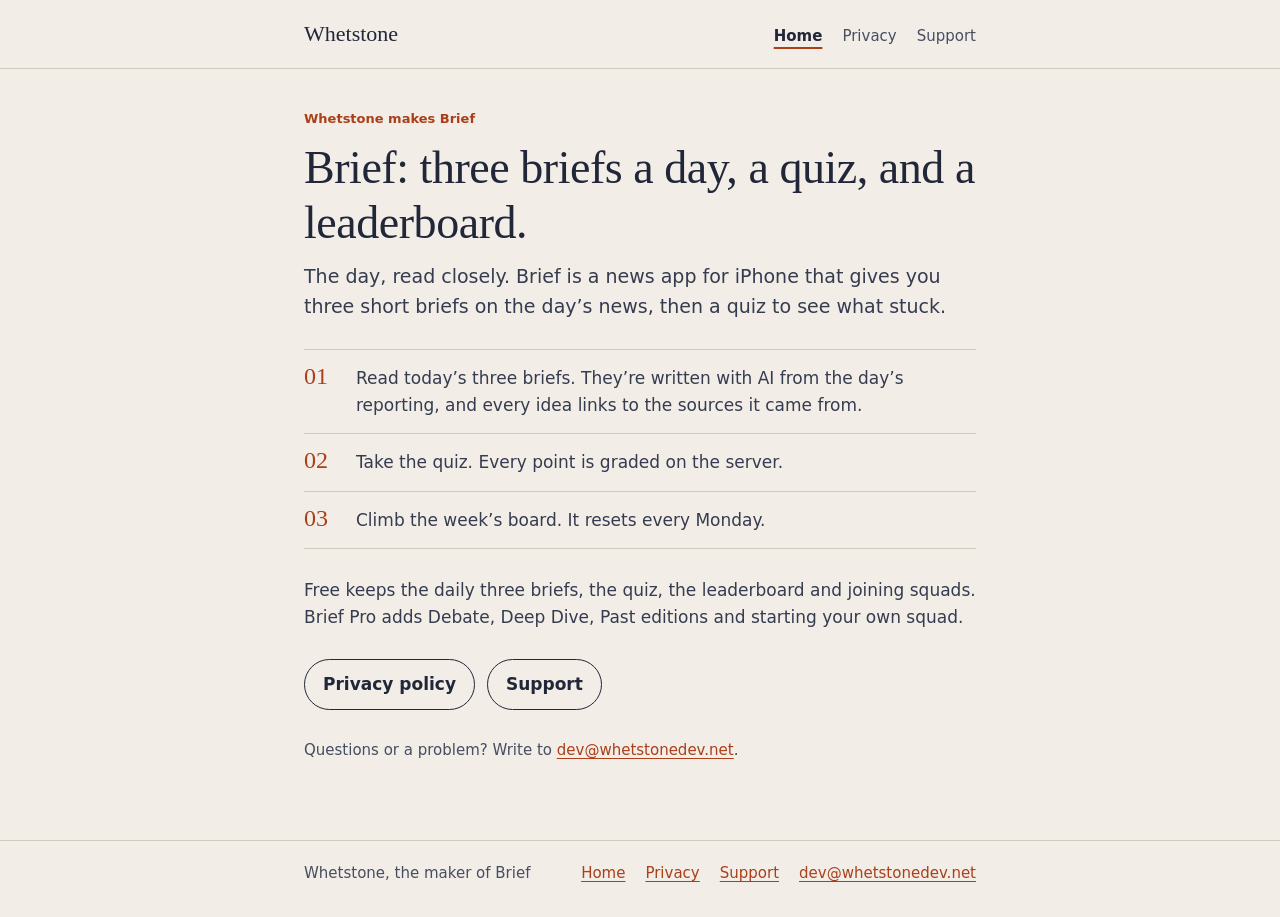
<file: index.html>
<!doctype html>
<html lang="en">
<head>
  <meta charset="utf-8">
  <meta name="viewport" content="width=device-width, initial-scale=1">
  <meta http-equiv="Content-Security-Policy" content="default-src 'none'; style-src 'self'; img-src data:; base-uri 'none'; form-action 'none'">
  <meta name="referrer" content="no-referrer">
  <title>Whetstone · Brief</title>
  <meta name="description" content="Whetstone makes Brief: three briefs a day, a quiz, and a leaderboard. Privacy policy and support for the Brief app.">
  <meta name="color-scheme" content="light dark">
  <meta name="theme-color" content="#F2EDE6" media="(prefers-color-scheme: light)">
  <meta name="theme-color" content="#212739" media="(prefers-color-scheme: dark)">
  <link rel="icon" href="data:image/svg+xml,%3Csvg xmlns='http://www.w3.org/2000/svg' viewBox='0 0 32 32'%3E%3Crect width='32' height='32' rx='7' fill='%23212739'/%3E%3Crect x='6' y='13' width='20' height='7' rx='2' fill='%23FF8B66' transform='rotate(-20 16 16)'/%3E%3C/svg%3E">
  <link rel="stylesheet" href="style.css">
</head>
<body>
  <a class="skip" href="#main">Skip to content</a>

  <header class="site-header">
    <div class="wrap">
      <a class="wordmark" href="./">Whetstone</a>
      <nav class="site-nav" aria-label="Site">
        <ul>
          <li><a href="./" aria-current="page">Home</a></li>
          <li><a href="privacy/">Privacy</a></li>
          <li><a href="support/">Support</a></li>
        </ul>
      </nav>
    </div>
  </header>

  <main id="main" class="wrap">
    <p class="eyebrow">Whetstone makes Brief</p>
    <h1>Brief: three briefs a day, a quiz, and a leaderboard.</h1>
    <p class="lede">The day, read closely. Brief is a news app for iPhone that gives you three short briefs on the day’s news, then a quiz to see what stuck.</p>

    <ol class="steps" aria-label="How Brief works">
      <li><span>Read today’s three briefs. They’re written with AI from the day’s reporting, and every idea links to the sources it came from.</span></li>
      <li><span>Take the quiz. Every point is graded on the server.</span></li>
      <li><span>Climb the week’s board. It resets every Monday.</span></li>
    </ol>

    <p>Free keeps the daily three briefs, the quiz, the leaderboard and joining squads. Brief Pro adds Debate, Deep Dive, Past editions and starting your own squad.</p>

    <!--
      App Store link: add once Brief is live. Use Apple's official
      "Download on the App Store" badge saved into this folder (not hotlinked:
      this site loads nothing from other hosts), and check the app's id in
      App Store Connect (eas.json's ascAppId is 6783870345).

      <p><a class="button primary" href="https://apps.apple.com/app/id6783870345">Download Brief on the App Store</a></p>
    -->

    <ul class="links">
      <li><a class="button" href="privacy/">Privacy policy</a></li>
      <li><a class="button" href="support/">Support</a></li>
    </ul>

    <p class="meta">Questions or a problem? Write to <a href="mailto:dev@whetstonedev.net">dev@whetstonedev.net</a>.</p>
  </main>

  <footer class="site-footer">
    <div class="wrap">
      <p>Whetstone, the maker of Brief</p>
      <ul>
        <li><a href="./">Home</a></li>
        <li><a href="privacy/">Privacy</a></li>
        <li><a href="support/">Support</a></li>
        <li><a href="mailto:dev@whetstonedev.net">dev@whetstonedev.net</a></li>
      </ul>
    </div>
  </footer>
</body>
</html>
</file>
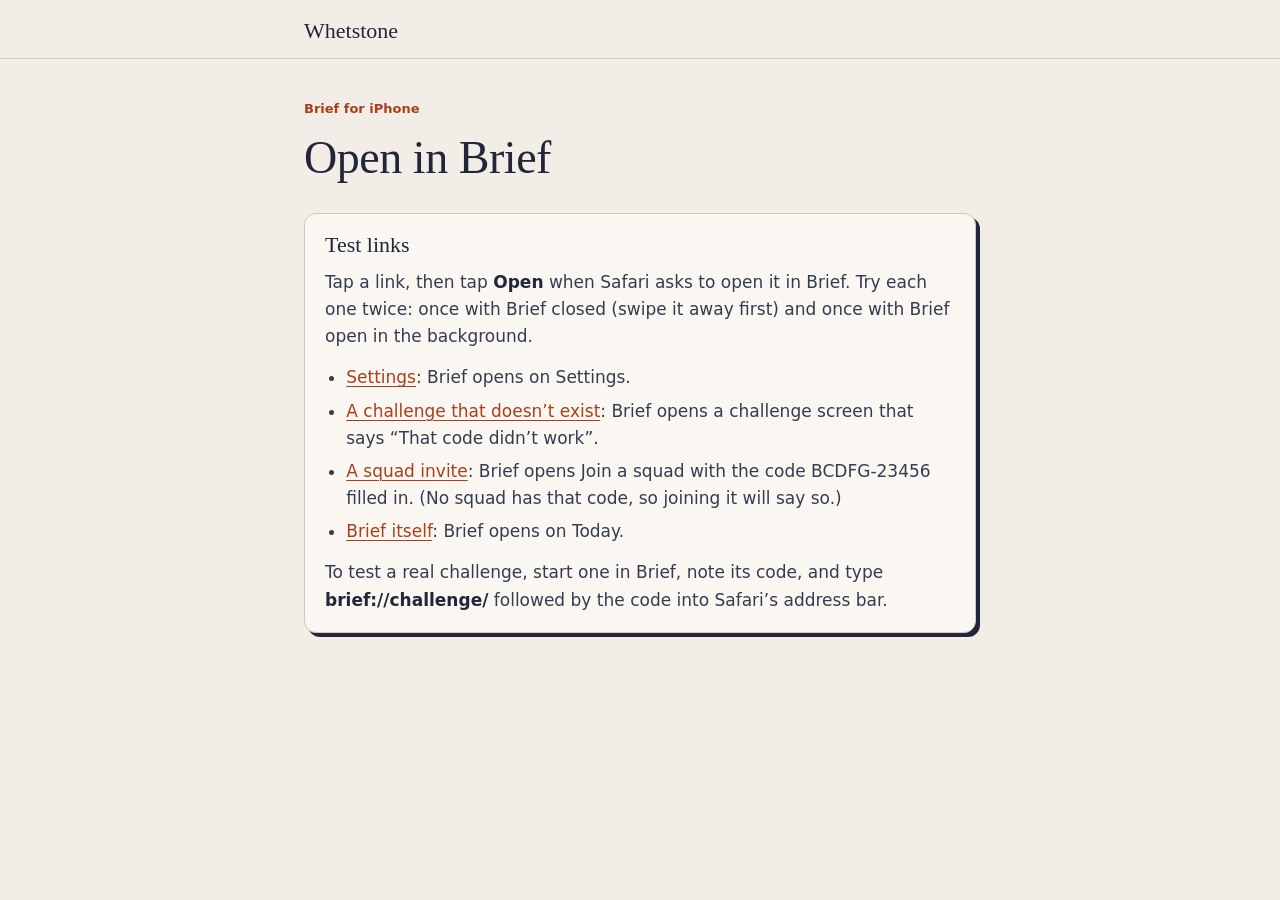
<file: open/index.html>
<!doctype html>
<html lang="en">
<head>
  <meta charset="utf-8">
  <meta name="viewport" content="width=device-width, initial-scale=1">
  <meta http-equiv="Content-Security-Policy" content="default-src 'none'; style-src 'self'; img-src data:; base-uri 'none'; form-action 'none'">
  <meta name="referrer" content="no-referrer">
  <meta name="robots" content="noindex, nofollow">
  <title>Open in Brief · Whetstone</title>
  <meta name="color-scheme" content="light dark">
  <meta name="theme-color" content="#F2EDE6" media="(prefers-color-scheme: light)">
  <meta name="theme-color" content="#212739" media="(prefers-color-scheme: dark)">
  <link rel="icon" href="data:image/svg+xml,%3Csvg xmlns='http://www.w3.org/2000/svg' viewBox='0 0 32 32'%3E%3Crect width='32' height='32' rx='7' fill='%23212739'/%3E%3Crect x='6' y='13' width='20' height='7' rx='2' fill='%23FF8B66' transform='rotate(-20 16 16)'/%3E%3C/svg%3E">
  <link rel="stylesheet" href="../style.css">
</head>
<body>
  <a class="skip" href="#main">Skip to content</a>

  <header class="site-header">
    <div class="wrap">
      <a class="wordmark" href="../">Whetstone</a>
    </div>
  </header>

  <main id="main" class="wrap">
    <p class="eyebrow">Brief for iPhone</p>
    <h1>Open in Brief</h1>

    <section class="card summary" aria-labelledby="links">
      <h2 id="links">Test links</h2>
      <p>Tap a link, then tap <strong>Open</strong> when Safari asks to open it in Brief. Try each one twice: once with Brief closed (swipe it away first) and once with Brief open in the background.</p>
      <ul>
        <li><a href="brief://settings">Settings</a>: Brief opens on Settings.</li>
        <li><a href="brief://challenge/BCDFG2345">A challenge that doesn’t exist</a>: Brief opens a challenge screen that says “That code didn’t work”.</li>
        <li><a href="brief://squads/new?mode=join&amp;code=BCDFG23456">A squad invite</a>: Brief opens Join a squad with the code BCDFG-23456 filled in. (No squad has that code, so joining it will say so.)</li>
        <li><a href="brief://">Brief itself</a>: Brief opens on Today.</li>
      </ul>
      <p>To test a real challenge, start one in Brief, note its code, and type <span class="path">brief://challenge/</span> followed by the code into Safari’s address bar.</p>
    </section>
  </main>
</body>
</html>
</file>
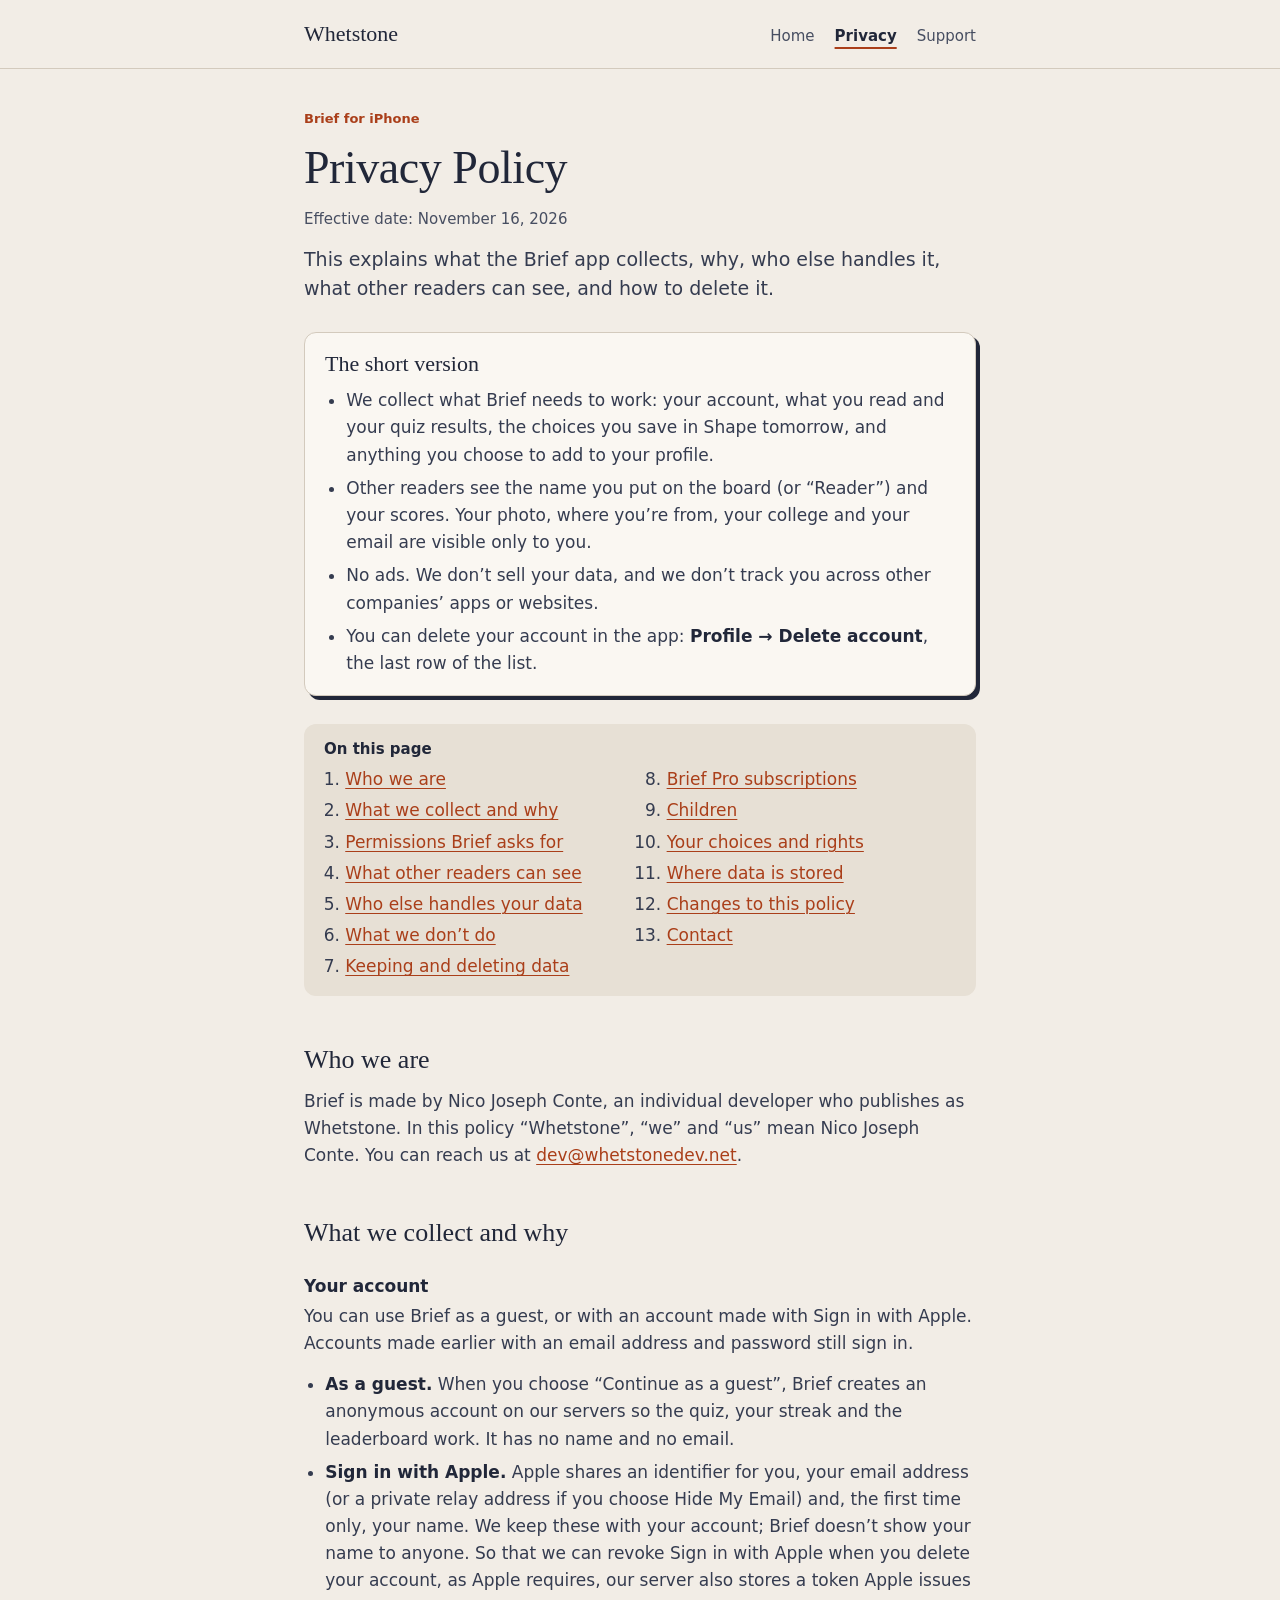
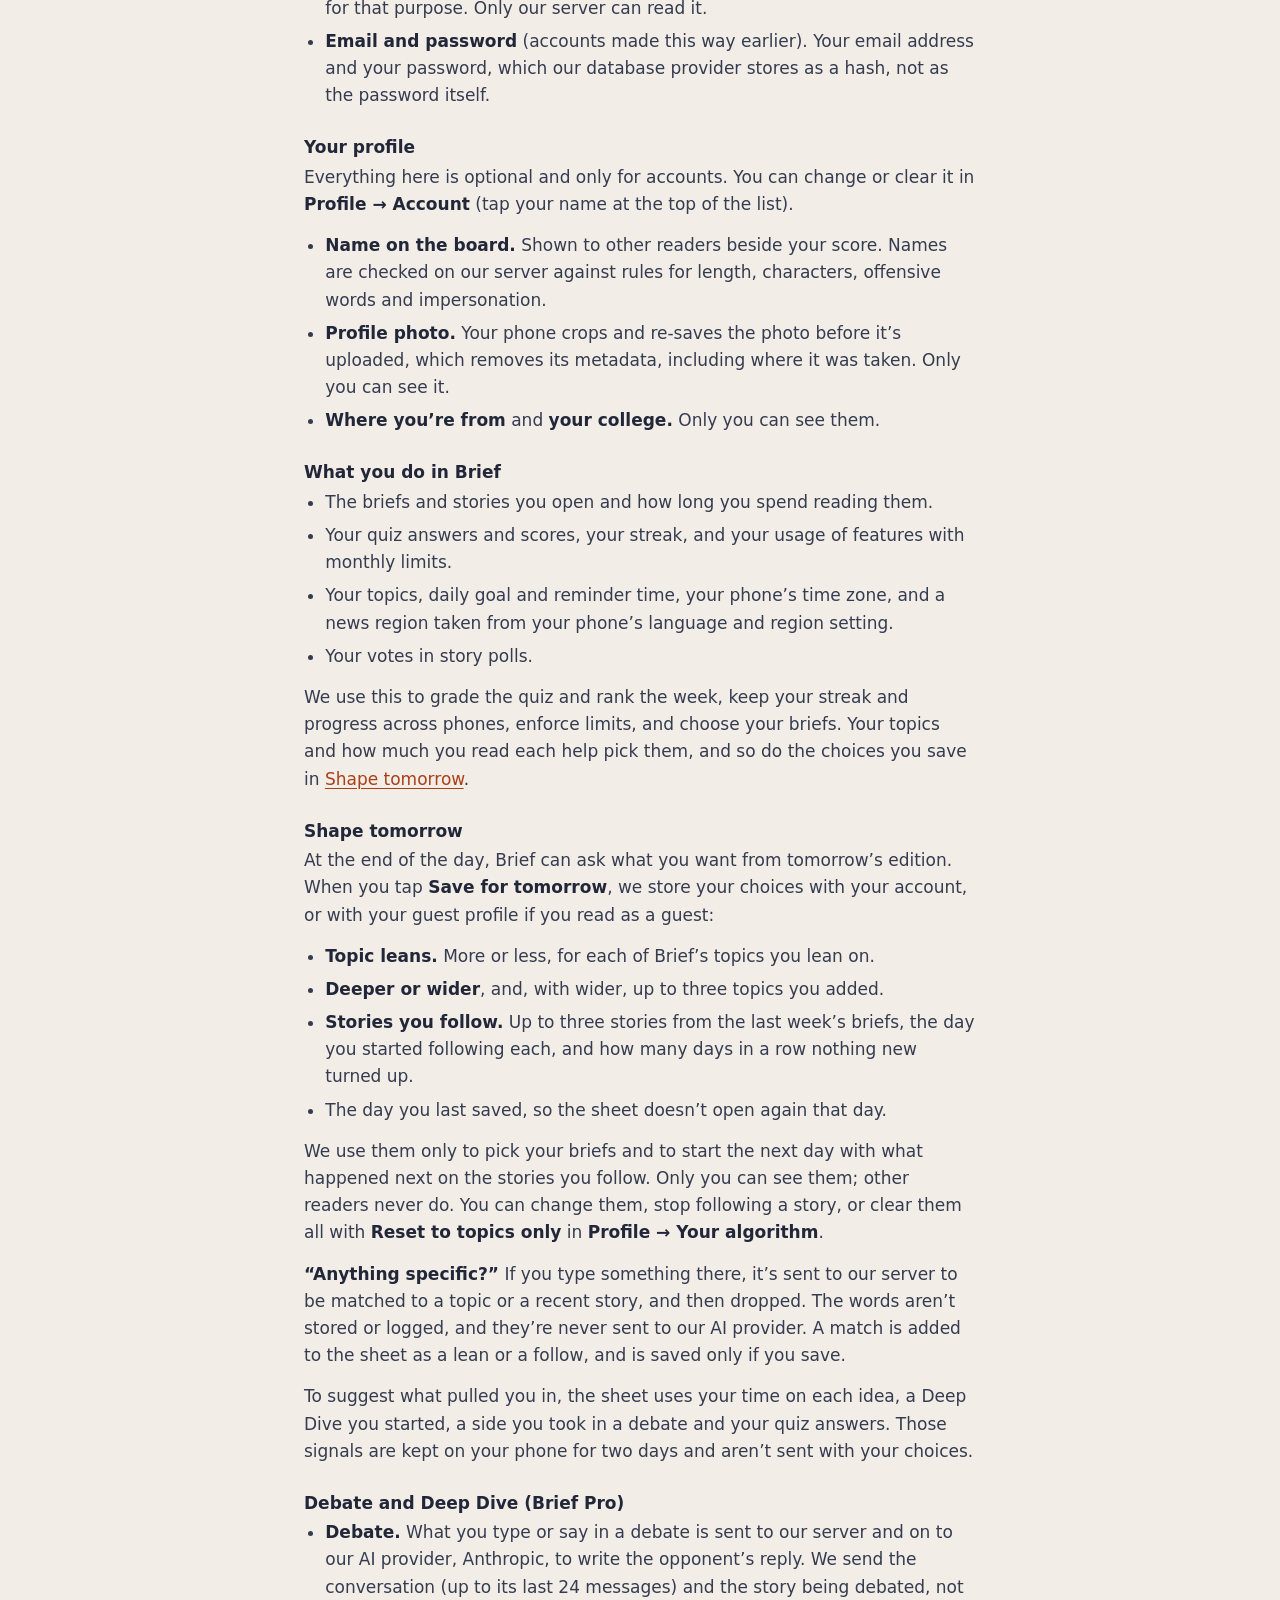
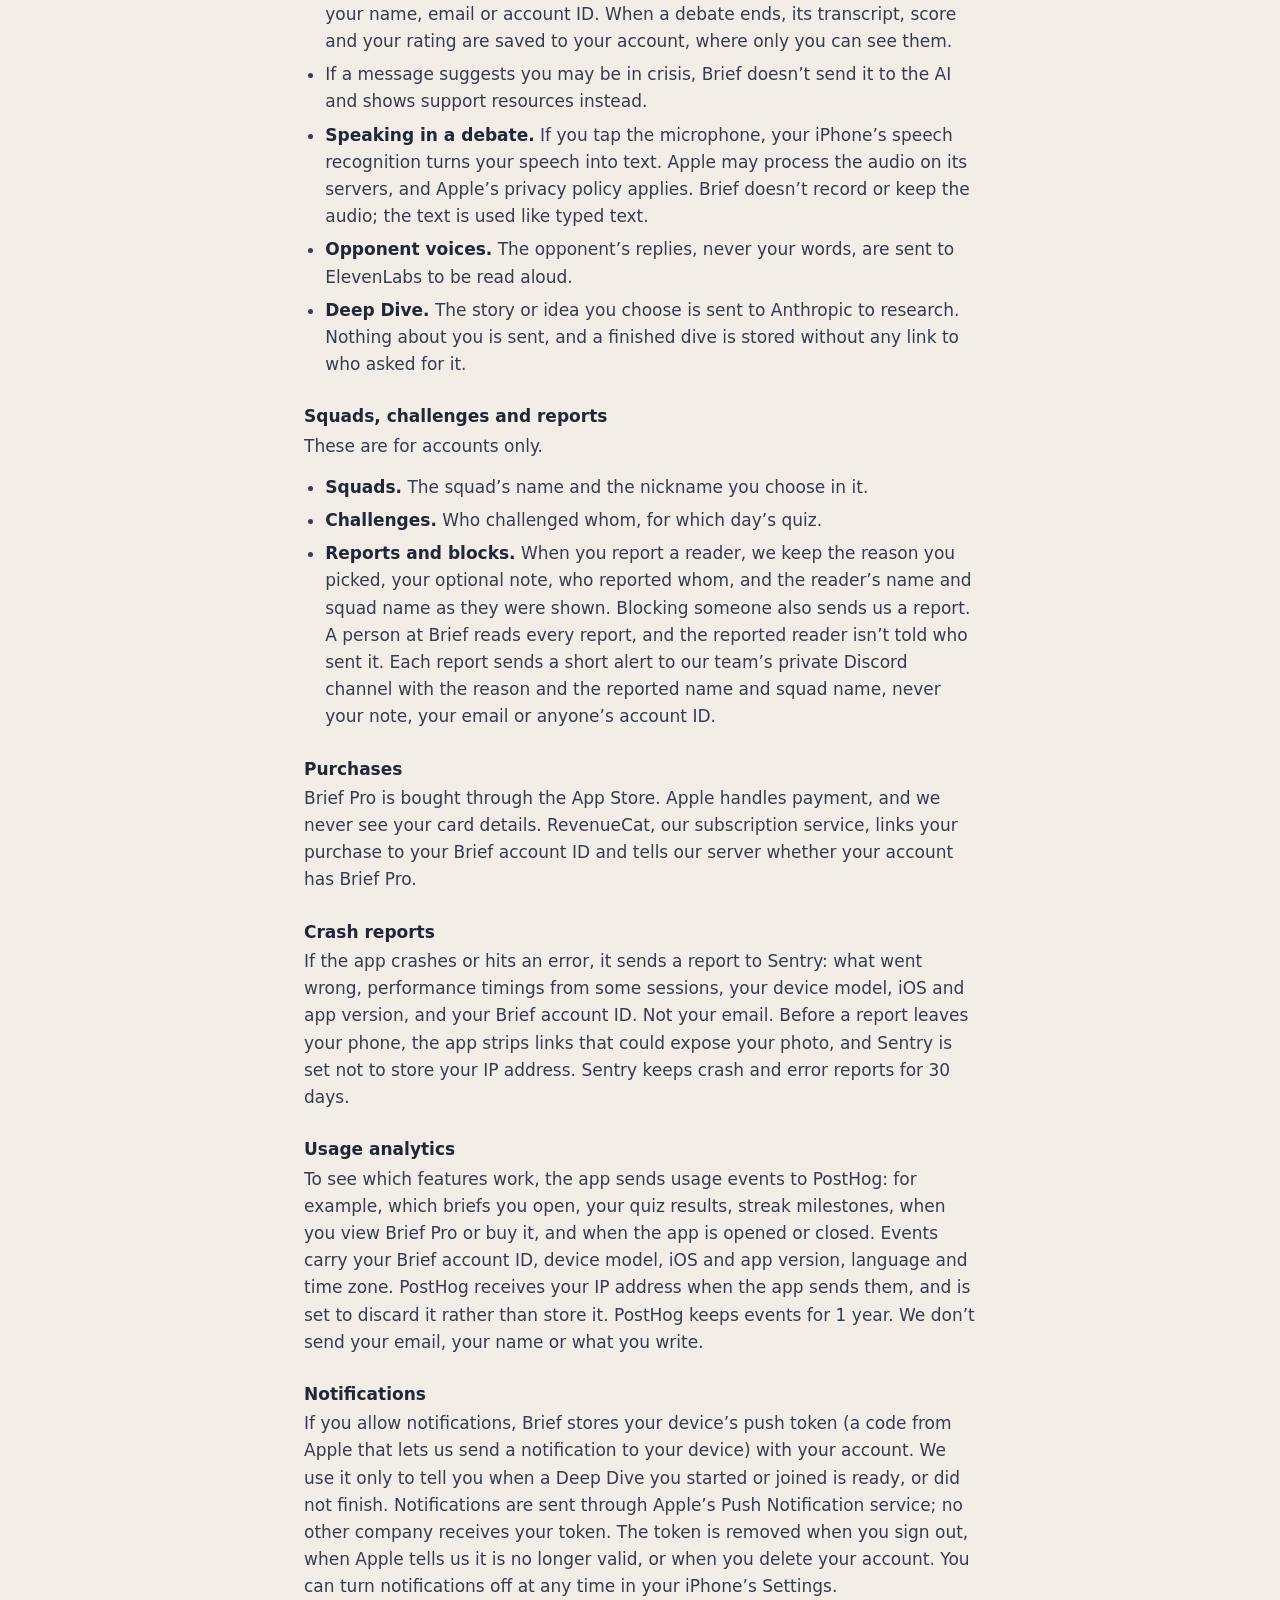
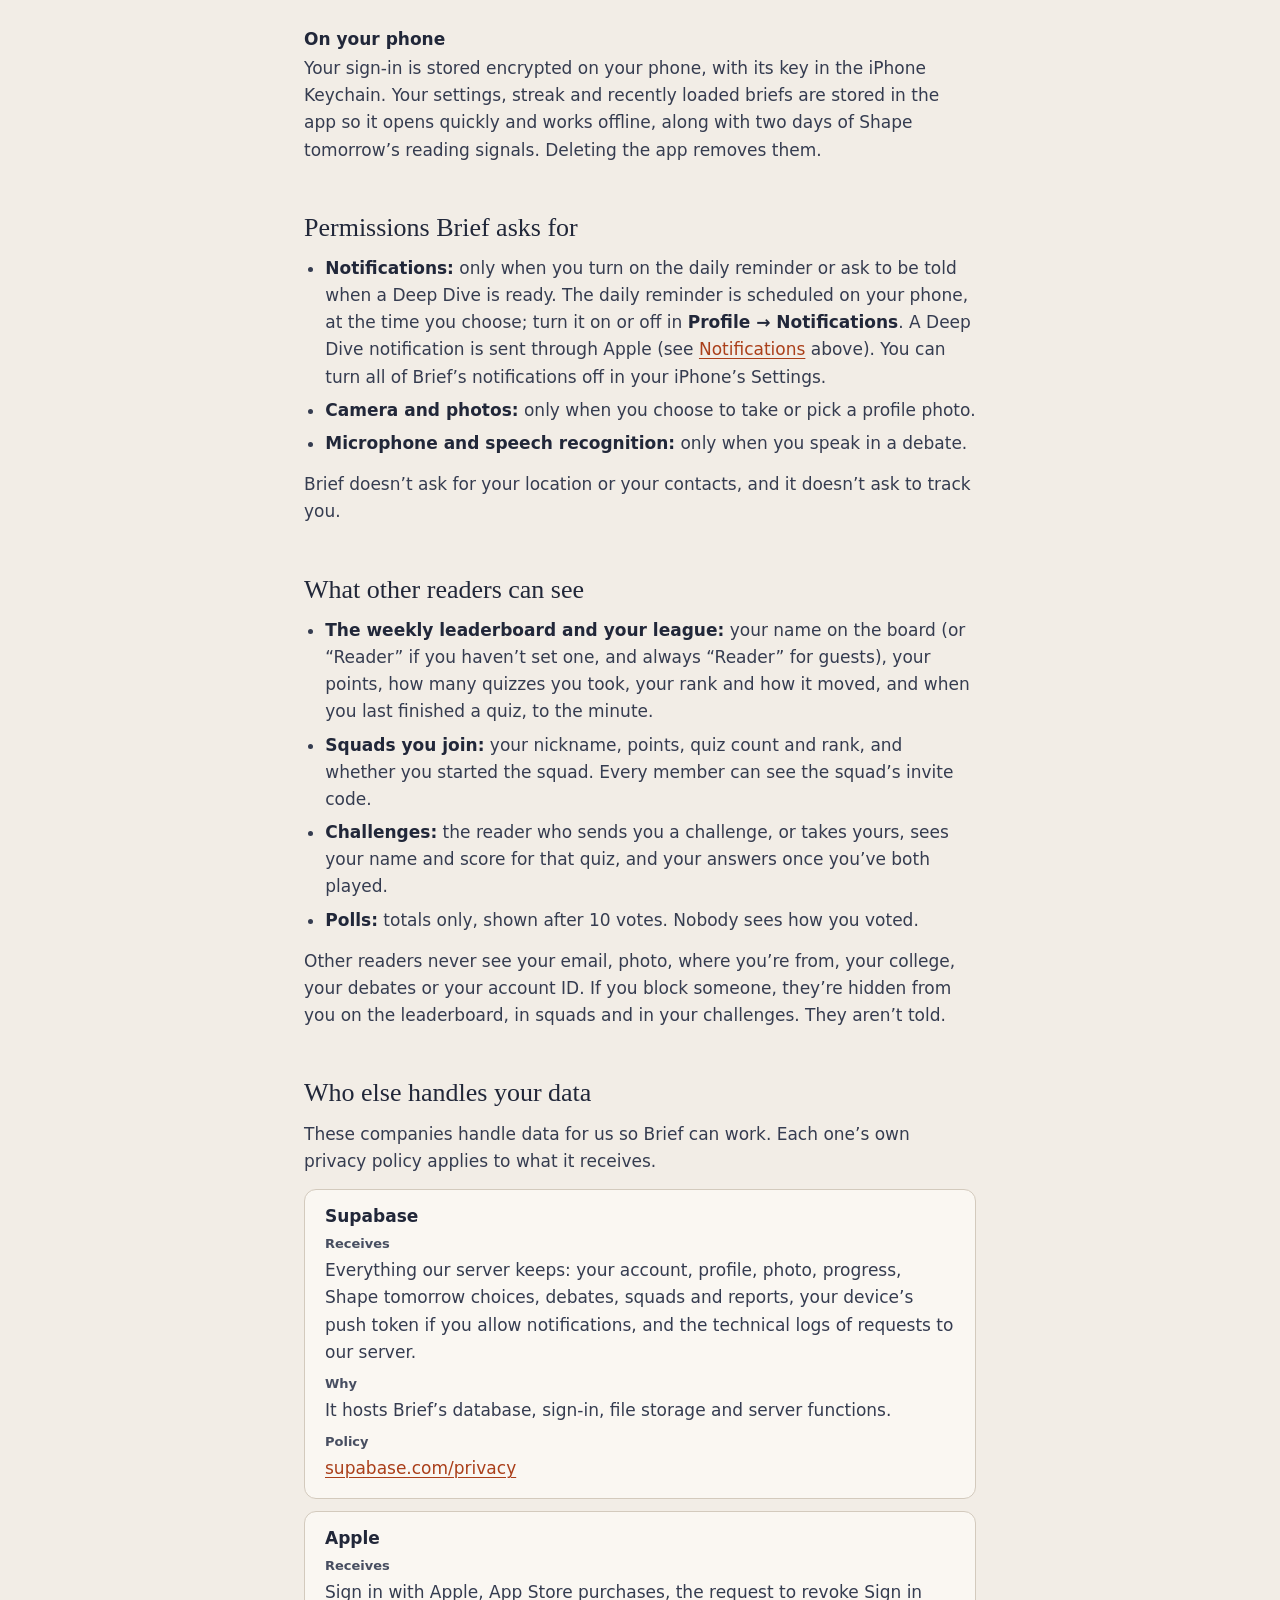
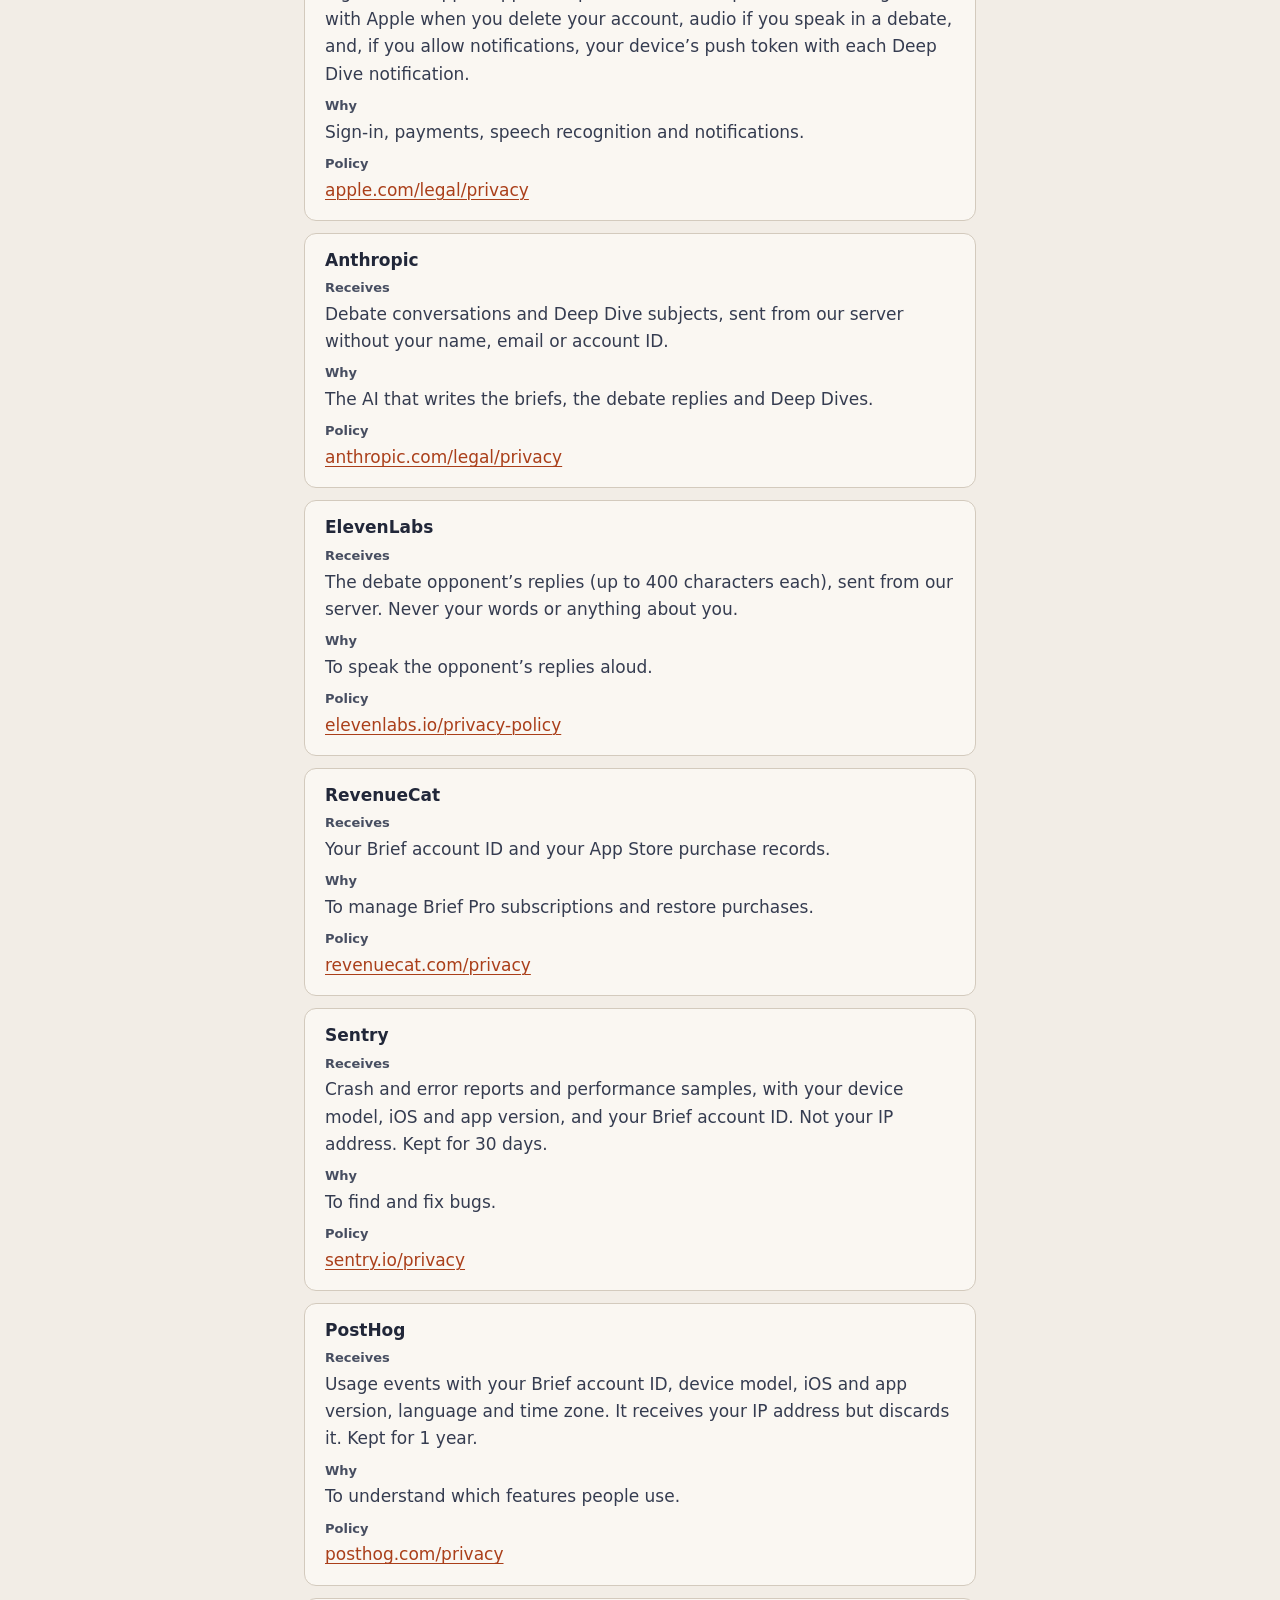
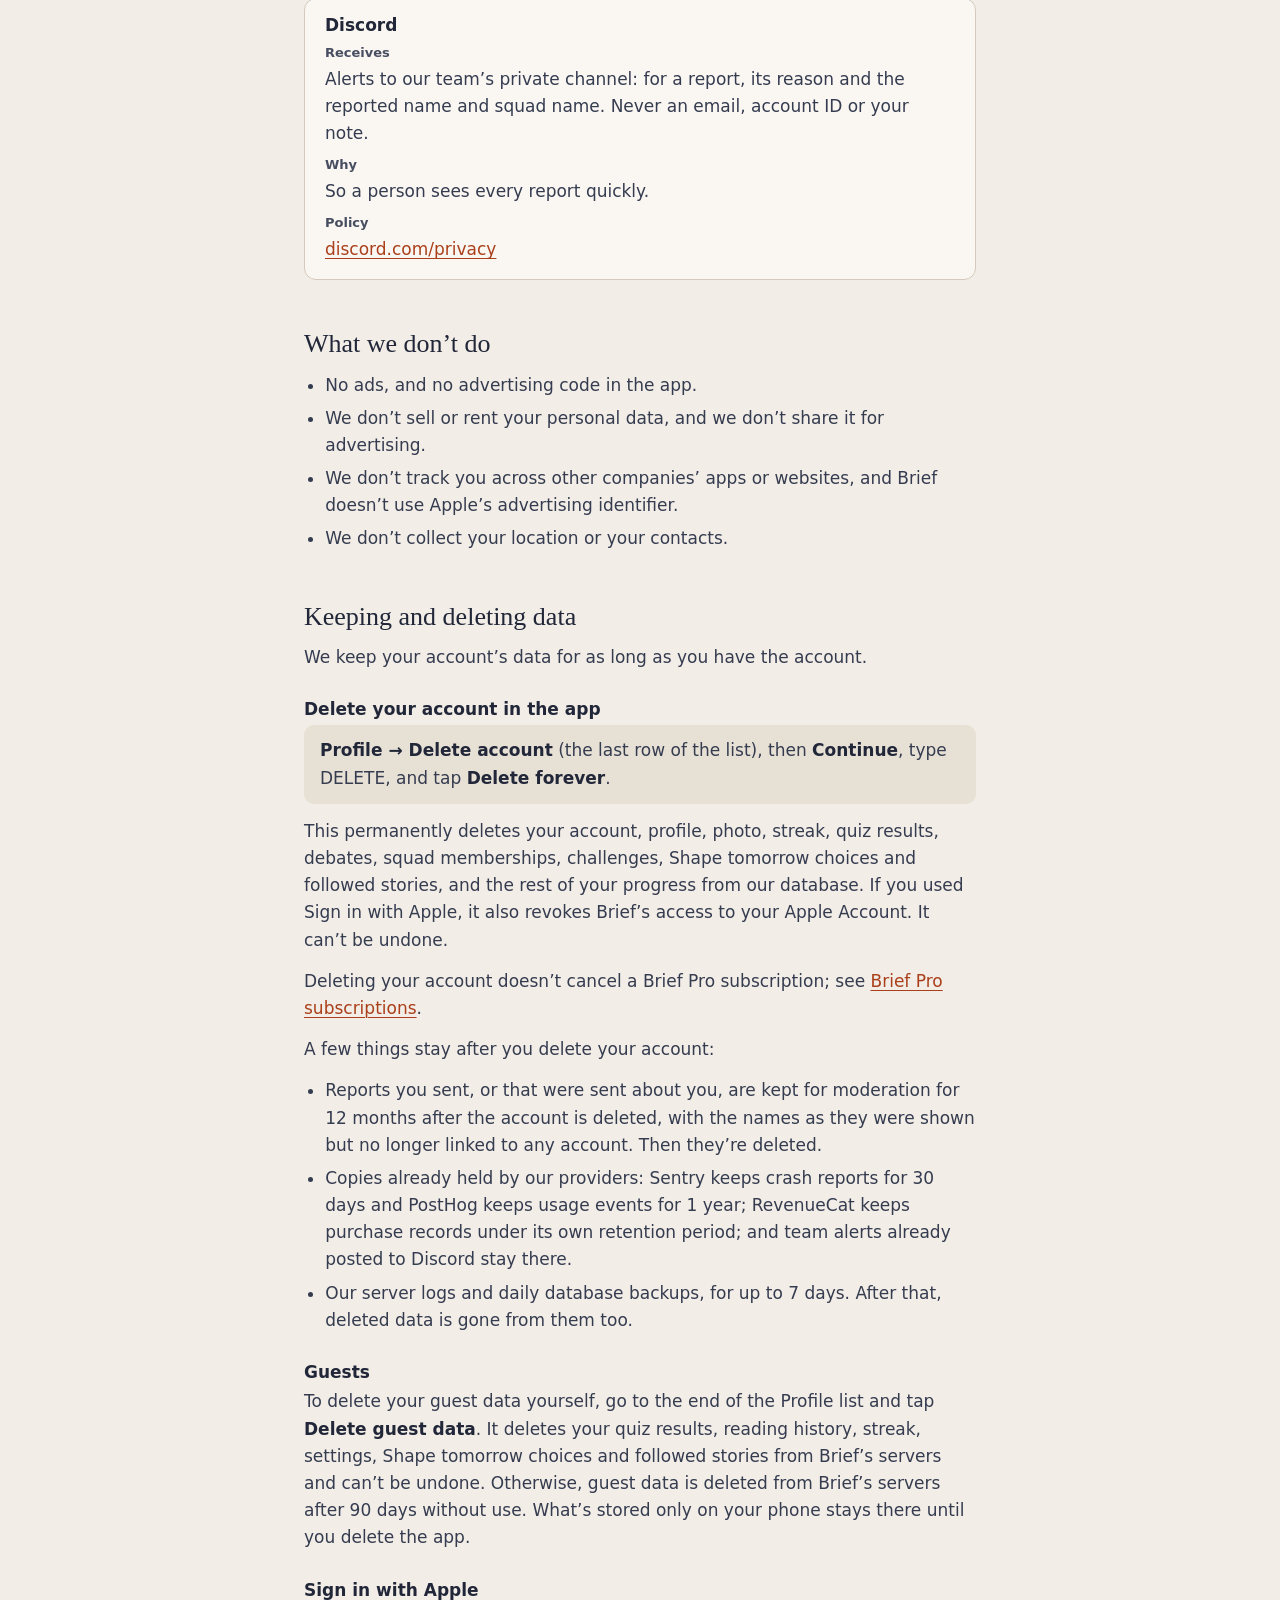
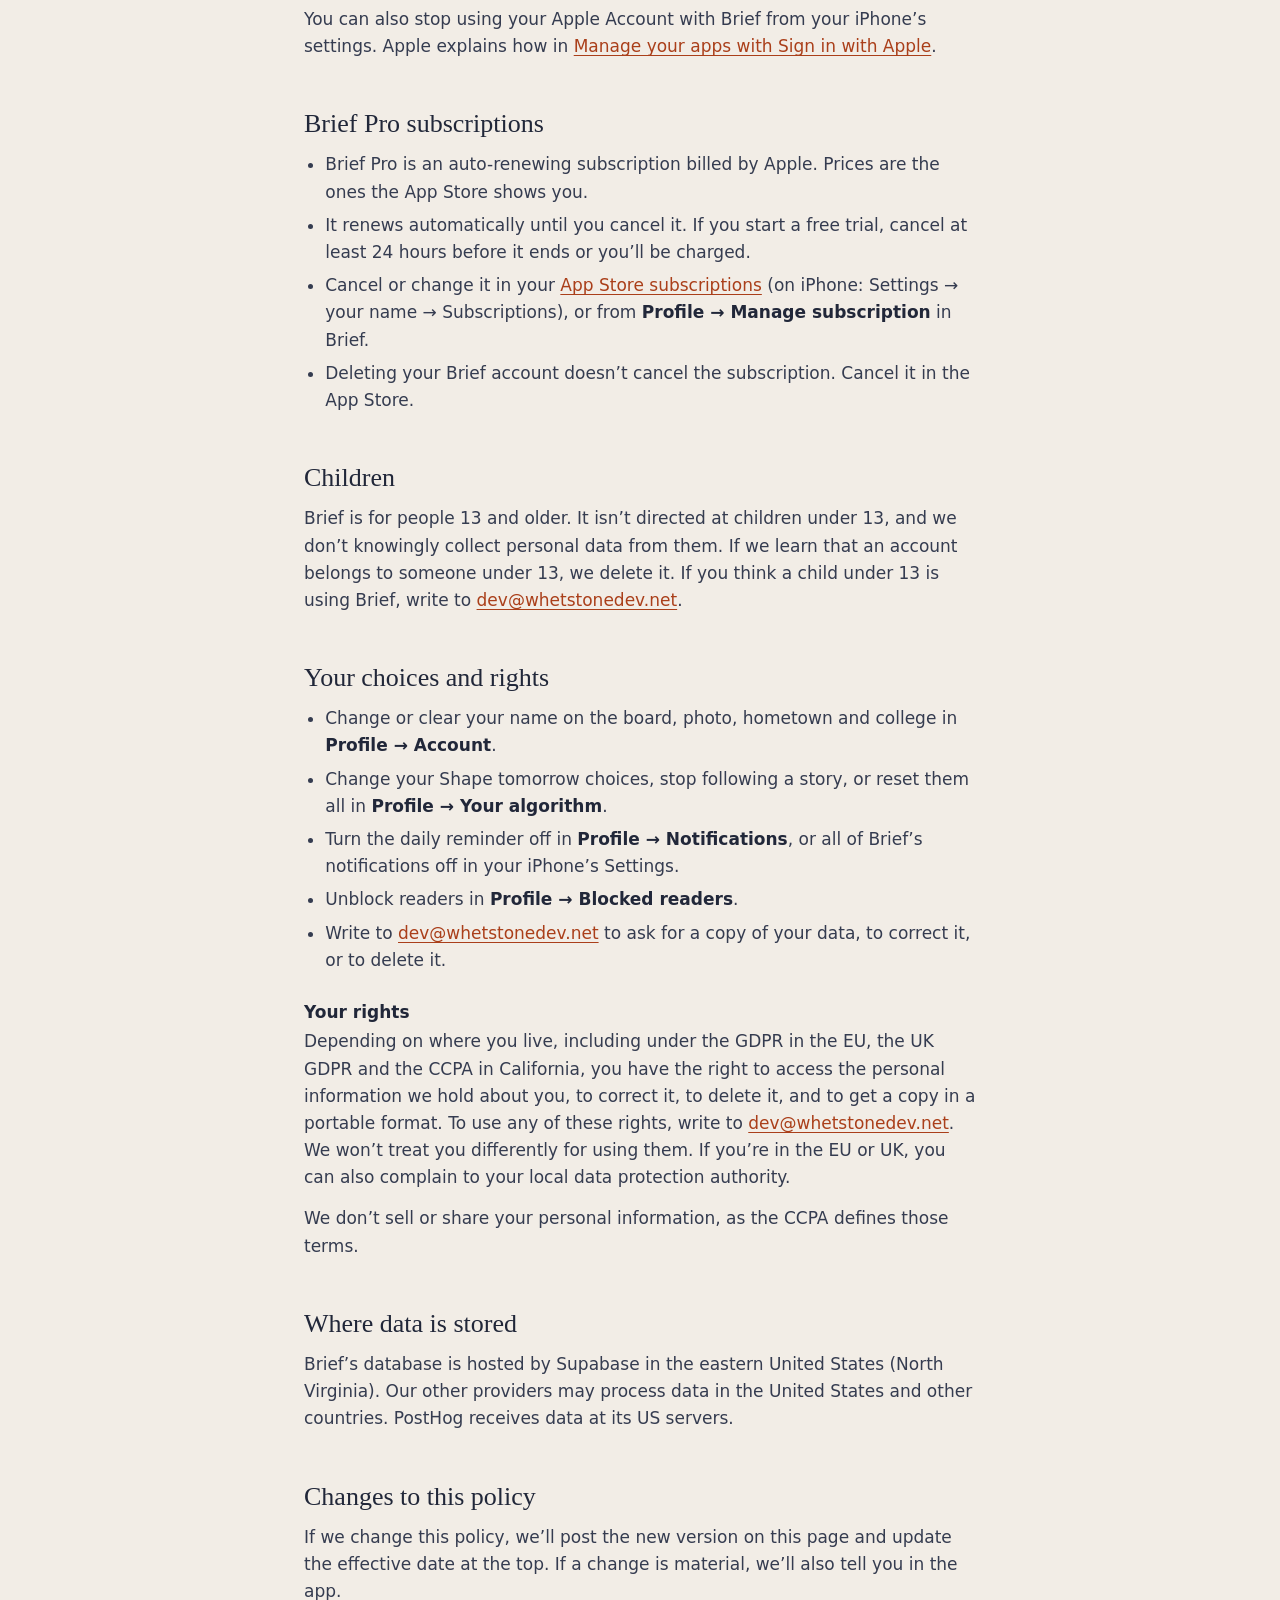
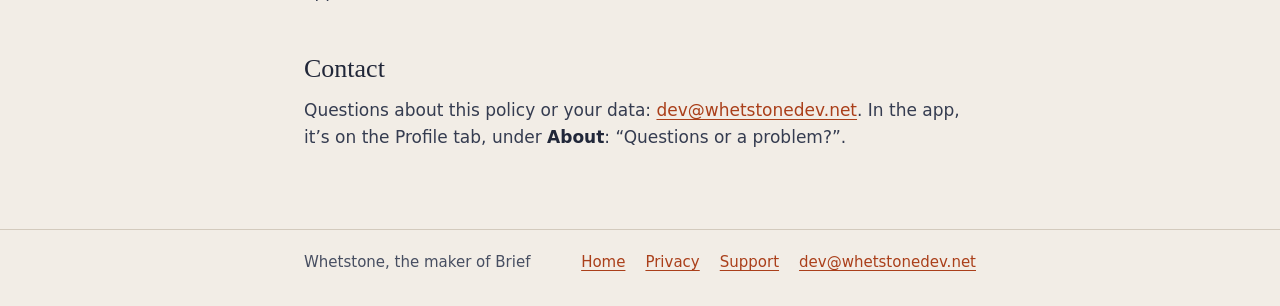
<file: privacy/index.html>
<!doctype html>
<html lang="en">
<head>
  <meta charset="utf-8">
  <meta name="viewport" content="width=device-width, initial-scale=1">
  <meta http-equiv="Content-Security-Policy" content="default-src 'none'; style-src 'self'; img-src data:; base-uri 'none'; form-action 'none'">
  <meta name="referrer" content="no-referrer">
  <title>Brief Privacy Policy · Whetstone</title>
  <meta name="description" content="What the Brief app collects, why, who else handles it, what other readers can see, and how to delete it.">
  <meta name="color-scheme" content="light dark">
  <meta name="theme-color" content="#F2EDE6" media="(prefers-color-scheme: light)">
  <meta name="theme-color" content="#212739" media="(prefers-color-scheme: dark)">
  <link rel="icon" href="data:image/svg+xml,%3Csvg xmlns='http://www.w3.org/2000/svg' viewBox='0 0 32 32'%3E%3Crect width='32' height='32' rx='7' fill='%23212739'/%3E%3Crect x='6' y='13' width='20' height='7' rx='2' fill='%23FF8B66' transform='rotate(-20 16 16)'/%3E%3C/svg%3E">
  <link rel="stylesheet" href="../style.css">
</head>
<body>
  <a class="skip" href="#main">Skip to content</a>

  <header class="site-header">
    <div class="wrap">
      <a class="wordmark" href="../">Whetstone</a>
      <nav class="site-nav" aria-label="Site">
        <ul>
          <li><a href="../">Home</a></li>
          <li><a href="./" aria-current="page">Privacy</a></li>
          <li><a href="../support/">Support</a></li>
        </ul>
      </nav>
    </div>
  </header>

  <main id="main" class="wrap">
    <p class="eyebrow">Brief for iPhone</p>
    <h1>Privacy Policy</h1>
    <p class="meta">Effective date: <time datetime="2026-11-16">November 16, 2026</time></p>

    <p class="lede">This explains what the Brief app collects, why, who else handles it, what other readers can see, and how to delete it.</p>

    <section class="card summary" aria-labelledby="short">
      <h2 id="short">The short version</h2>
      <ul>
        <li>We collect what Brief needs to work: your account, what you read and your quiz results, the choices you save in Shape tomorrow, and anything you choose to add to your profile.</li>
        <li>Other readers see the name you put on the board (or “Reader”) and your scores. Your photo, where you’re from, your college and your email are visible only to you.</li>
        <li>No ads. We don’t sell your data, and we don’t track you across other companies’ apps or websites.</li>
        <li>You can delete your account in the app: <span class="path">Profile → Delete account</span>, the last row of the list.</li>
      </ul>
    </section>

    <nav class="toc" aria-labelledby="toc-title">
      <h2 id="toc-title">On this page</h2>
      <ol>
        <li><a href="#who">Who we are</a></li>
        <li><a href="#collect">What we collect and why</a></li>
        <li><a href="#permissions">Permissions Brief asks for</a></li>
        <li><a href="#visible">What other readers can see</a></li>
        <li><a href="#third-parties">Who else handles your data</a></li>
        <li><a href="#dont">What we don’t do</a></li>
        <li><a href="#retention">Keeping and deleting data</a></li>
        <li><a href="#subscriptions">Brief Pro subscriptions</a></li>
        <li><a href="#children">Children</a></li>
        <li><a href="#choices">Your choices and rights</a></li>
        <li><a href="#where">Where data is stored</a></li>
        <li><a href="#changes">Changes to this policy</a></li>
        <li><a href="#contact">Contact</a></li>
      </ol>
    </nav>

    <!-- ── 1 ──────────────────────────────────────────────────────────── -->
    <h2 id="who">Who we are</h2>
    <p>Brief is made by Nico Joseph Conte, an individual developer who publishes as Whetstone. In this policy “Whetstone”, “we” and “us” mean Nico Joseph Conte. You can reach us at <a href="mailto:dev@whetstonedev.net">dev@whetstonedev.net</a>.</p>

    <!-- ── 2 ──────────────────────────────────────────────────────────── -->
    <h2 id="collect">What we collect and why</h2>

    <h3>Your account</h3>
    <p>You can use Brief as a guest, or with an account made with Sign in with Apple. Accounts made earlier with an email address and password still sign in.</p>
    <ul>
      <li><strong>As a guest.</strong> When you choose “Continue as a guest”, Brief creates an anonymous account on our servers so the quiz, your streak and the leaderboard work. It has no name and no email.</li>
      <li><strong>Sign in with Apple.</strong> Apple shares an identifier for you, your email address (or a private relay address if you choose Hide My Email) and, the first time only, your name. We keep these with your account; Brief doesn’t show your name to anyone. So that we can revoke Sign in with Apple when you delete your account, as Apple requires, our server also stores a token Apple issues for that purpose. Only our server can read it.</li>
      <li><strong>Email and password</strong> (accounts made this way earlier). Your email address and your password, which our database provider stores as a hash, not as the password itself.</li>
    </ul>

    <h3>Your profile</h3>
    <p>Everything here is optional and only for accounts. You can change or clear it in <span class="path">Profile → Account</span> (tap your name at the top of the list).</p>
    <ul>
      <li><strong>Name on the board.</strong> Shown to other readers beside your score. Names are checked on our server against rules for length, characters, offensive words and impersonation.</li>
      <li><strong>Profile photo.</strong> Your phone crops and re-saves the photo before it’s uploaded, which removes its metadata, including where it was taken. Only you can see it.</li>
      <li><strong>Where you’re from</strong> and <strong>your college.</strong> Only you can see them.</li>
    </ul>

    <h3>What you do in Brief</h3>
    <ul>
      <li>The briefs and stories you open and how long you spend reading them.</li>
      <li>Your quiz answers and scores, your streak, and your usage of features with monthly limits.</li>
      <li>Your topics, daily goal and reminder time, your phone’s time zone, and a news region taken from your phone’s language and region setting.</li>
      <li>Your votes in story polls.</li>
    </ul>
    <p>We use this to grade the quiz and rank the week, keep your streak and progress across phones, enforce limits, and choose your briefs. Your topics and how much you read each help pick them, and so do the choices you save in <a href="#shape-tomorrow">Shape tomorrow</a>.</p>

    <h3 id="shape-tomorrow">Shape tomorrow</h3>
    <p>At the end of the day, Brief can ask what you want from tomorrow’s edition. When you tap <strong>Save for tomorrow</strong>, we store your choices with your account, or with your guest profile if you read as a guest:</p>
    <ul>
      <li><strong>Topic leans.</strong> More or less, for each of Brief’s topics you lean on.</li>
      <li><strong>Deeper or wider</strong>, and, with wider, up to three topics you added.</li>
      <li><strong>Stories you follow.</strong> Up to three stories from the last week’s briefs, the day you started following each, and how many days in a row nothing new turned up.</li>
      <li>The day you last saved, so the sheet doesn’t open again that day.</li>
    </ul>
    <p>We use them only to pick your briefs and to start the next day with what happened next on the stories you follow. Only you can see them; other readers never do. You can change them, stop following a story, or clear them all with <strong>Reset to topics only</strong> in <span class="path">Profile → Your algorithm</span>.</p>
    <p><strong>“Anything specific?”</strong> If you type something there, it’s sent to our server to be matched to a topic or a recent story, and then dropped. The words aren’t stored or logged, and they’re never sent to our AI provider. A match is added to the sheet as a lean or a follow, and is saved only if you save.</p>
    <p>To suggest what pulled you in, the sheet uses your time on each idea, a Deep Dive you started, a side you took in a debate and your quiz answers. Those signals are kept on your phone for two days and aren’t sent with your choices.</p>

    <h3>Debate and Deep Dive (Brief Pro)</h3>
    <ul>
      <li><strong>Debate.</strong> What you type or say in a debate is sent to our server and on to our AI provider, Anthropic, to write the opponent’s reply. We send the conversation (up to its last 24 messages) and the story being debated, not your name, email or account ID. When a debate ends, its transcript, score and your rating are saved to your account, where only you can see them.</li>
      <li>If a message suggests you may be in crisis, Brief doesn’t send it to the AI and shows support resources instead.</li>
      <li><strong>Speaking in a debate.</strong> If you tap the microphone, your iPhone’s speech recognition turns your speech into text. Apple may process the audio on its servers, and Apple’s privacy policy applies. Brief doesn’t record or keep the audio; the text is used like typed text.</li>
      <li><strong>Opponent voices.</strong> The opponent’s replies, never your words, are sent to ElevenLabs to be read aloud.</li>
      <li><strong>Deep Dive.</strong> The story or idea you choose is sent to Anthropic to research. Nothing about you is sent, and a finished dive is stored without any link to who asked for it.</li>
    </ul>

    <h3>Squads, challenges and reports</h3>
    <p>These are for accounts only.</p>
    <ul>
      <li><strong>Squads.</strong> The squad’s name and the nickname you choose in it.</li>
      <li><strong>Challenges.</strong> Who challenged whom, for which day’s quiz.</li>
      <li><strong>Reports and blocks.</strong> When you report a reader, we keep the reason you picked, your optional note, who reported whom, and the reader’s name and squad name as they were shown. Blocking someone also sends us a report. A person at Brief reads every report, and the reported reader isn’t told who sent it. Each report sends a short alert to our team’s private Discord channel with the reason and the reported name and squad name, never your note, your email or anyone’s account ID.</li>
    </ul>

    <h3>Purchases</h3>
    <p>Brief Pro is bought through the App Store. Apple handles payment, and we never see your card details. RevenueCat, our subscription service, links your purchase to your Brief account ID and tells our server whether your account has Brief Pro.</p>

    <h3>Crash reports</h3>
    <p>If the app crashes or hits an error, it sends a report to Sentry: what went wrong, performance timings from some sessions, your device model, iOS and app version, and your Brief account ID. Not your email. Before a report leaves your phone, the app strips links that could expose your photo, and Sentry is set not to store your IP address. Sentry keeps crash and error reports for 30 days.</p>

    <h3>Usage analytics</h3>
    <p>To see which features work, the app sends usage events to PostHog: for example, which briefs you open, your quiz results, streak milestones, when you view Brief Pro or buy it, and when the app is opened or closed. Events carry your Brief account ID, device model, iOS and app version, language and time zone. PostHog receives your IP address when the app sends them, and is set to discard it rather than store it. PostHog keeps events for 1 year. We don’t send your email, your name or what you write.</p>


    <h3 id="notifications">Notifications</h3>
    <p>If you allow notifications, Brief stores your device’s push token (a code from Apple that lets us send a notification to your device) with your account. We use it only to tell you when a Deep Dive you started or joined is ready, or did not finish. Notifications are sent through Apple’s Push Notification service; no other company receives your token. The token is removed when you sign out, when Apple tells us it is no longer valid, or when you delete your account. You can turn notifications off at any time in your iPhone’s Settings.</p>

    <h3>On your phone</h3>
    <p>Your sign-in is stored encrypted on your phone, with its key in the iPhone Keychain. Your settings, streak and recently loaded briefs are stored in the app so it opens quickly and works offline, along with two days of Shape tomorrow’s reading signals. Deleting the app removes them.</p>

    <!-- ── 3 ──────────────────────────────────────────────────────────── -->
    <h2 id="permissions">Permissions Brief asks for</h2>
    <ul>
      <li><strong>Notifications:</strong> only when you turn on the daily reminder or ask to be told when a Deep Dive is ready. The daily reminder is scheduled on your phone, at the time you choose; turn it on or off in <span class="path">Profile → Notifications</span>. A Deep Dive notification is sent through Apple (see <a href="#notifications">Notifications</a> above). You can turn all of Brief’s notifications off in your iPhone’s Settings.</li>
      <li><strong>Camera and photos:</strong> only when you choose to take or pick a profile photo.</li>
      <li><strong>Microphone and speech recognition:</strong> only when you speak in a debate.</li>
    </ul>
    <p>Brief doesn’t ask for your location or your contacts, and it doesn’t ask to track you.</p>

    <!-- ── 4 ──────────────────────────────────────────────────────────── -->
    <h2 id="visible">What other readers can see</h2>
    <ul>
      <li><strong>The weekly leaderboard and your league:</strong> your name on the board (or “Reader” if you haven’t set one, and always “Reader” for guests), your points, how many quizzes you took, your rank and how it moved, and when you last finished a quiz, to the minute.</li>
      <li><strong>Squads you join:</strong> your nickname, points, quiz count and rank, and whether you started the squad. Every member can see the squad’s invite code.</li>
      <li><strong>Challenges:</strong> the reader who sends you a challenge, or takes yours, sees your name and score for that quiz, and your answers once you’ve both played.</li>
      <li><strong>Polls:</strong> totals only, shown after 10 votes. Nobody sees how you voted.</li>
    </ul>
    <p>Other readers never see your email, photo, where you’re from, your college, your debates or your account ID. If you block someone, they’re hidden from you on the leaderboard, in squads and in your challenges. They aren’t told.</p>

    <!-- ── 5 ──────────────────────────────────────────────────────────── -->
    <h2 id="third-parties">Who else handles your data</h2>
    <p>These companies handle data for us so Brief can work. Each one’s own privacy policy applies to what it receives.</p>

    <section class="party" aria-labelledby="p-supabase">
      <h3 id="p-supabase">Supabase</h3>
      <dl>
        <dt>Receives</dt>
        <dd>Everything our server keeps: your account, profile, photo, progress, Shape tomorrow choices, debates, squads and reports, your device’s push token if you allow notifications, and the technical logs of requests to our server.</dd>
        <dt>Why</dt>
        <dd>It hosts Brief’s database, sign-in, file storage and server functions.</dd>
        <dt>Policy</dt>
        <dd><a href="https://supabase.com/privacy">supabase.com/privacy</a></dd>
      </dl>
    </section>

    <section class="party" aria-labelledby="p-apple">
      <h3 id="p-apple">Apple</h3>
      <dl>
        <dt>Receives</dt>
        <dd>Sign in with Apple, App Store purchases, the request to revoke Sign in with Apple when you delete your account, audio if you speak in a debate, and, if you allow notifications, your device’s push token with each Deep Dive notification.</dd>
        <dt>Why</dt>
        <dd>Sign-in, payments, speech recognition and notifications.</dd>
        <dt>Policy</dt>
        <dd><a href="https://www.apple.com/legal/privacy/">apple.com/legal/privacy</a></dd>
      </dl>
    </section>

    <section class="party" aria-labelledby="p-anthropic">
      <h3 id="p-anthropic">Anthropic</h3>
      <dl>
        <dt>Receives</dt>
        <dd>Debate conversations and Deep Dive subjects, sent from our server without your name, email or account ID.</dd>
        <dt>Why</dt>
        <dd>The AI that writes the briefs, the debate replies and Deep Dives.</dd>
        <dt>Policy</dt>
        <dd><a href="https://www.anthropic.com/legal/privacy">anthropic.com/legal/privacy</a></dd>
      </dl>
    </section>

    <section class="party" aria-labelledby="p-elevenlabs">
      <h3 id="p-elevenlabs">ElevenLabs</h3>
      <dl>
        <dt>Receives</dt>
        <dd>The debate opponent’s replies (up to 400 characters each), sent from our server. Never your words or anything about you.</dd>
        <dt>Why</dt>
        <dd>To speak the opponent’s replies aloud.</dd>
        <dt>Policy</dt>
        <dd><a href="https://elevenlabs.io/privacy-policy">elevenlabs.io/privacy-policy</a></dd>
      </dl>
    </section>

    <section class="party" aria-labelledby="p-revenuecat">
      <h3 id="p-revenuecat">RevenueCat</h3>
      <dl>
        <dt>Receives</dt>
        <dd>Your Brief account ID and your App Store purchase records.</dd>
        <dt>Why</dt>
        <dd>To manage Brief Pro subscriptions and restore purchases.</dd>
        <dt>Policy</dt>
        <dd><a href="https://www.revenuecat.com/privacy">revenuecat.com/privacy</a></dd>
      </dl>
    </section>


    <section class="party" aria-labelledby="p-sentry">
      <h3 id="p-sentry">Sentry</h3>
      <dl>
        <dt>Receives</dt>
        <dd>Crash and error reports and performance samples, with your device model, iOS and app version, and your Brief account ID. Not your IP address. Kept for 30 days.</dd>
        <dt>Why</dt>
        <dd>To find and fix bugs.</dd>
        <dt>Policy</dt>
        <dd><a href="https://sentry.io/privacy/">sentry.io/privacy</a></dd>
      </dl>
    </section>

    <section class="party" aria-labelledby="p-posthog">
      <h3 id="p-posthog">PostHog</h3>
      <dl>
        <dt>Receives</dt>
        <dd>Usage events with your Brief account ID, device model, iOS and app version, language and time zone. It receives your IP address but discards it. Kept for 1 year.</dd>
        <dt>Why</dt>
        <dd>To understand which features people use.</dd>
        <dt>Policy</dt>
        <dd><a href="https://posthog.com/privacy">posthog.com/privacy</a></dd>
      </dl>
    </section>

    <section class="party" aria-labelledby="p-discord">
      <h3 id="p-discord">Discord</h3>
      <dl>
        <dt>Receives</dt>
        <dd>Alerts to our team’s private channel: for a report, its reason and the reported name and squad name. Never an email, account ID or your note.</dd>
        <dt>Why</dt>
        <dd>So a person sees every report quickly.</dd>
        <dt>Policy</dt>
        <dd><a href="https://discord.com/privacy">discord.com/privacy</a></dd>
      </dl>
    </section>


    <!-- ── 6 ──────────────────────────────────────────────────────────── -->
    <h2 id="dont">What we don’t do</h2>
    <ul>
      <li>No ads, and no advertising code in the app.</li>
      <li>We don’t sell or rent your personal data, and we don’t share it for advertising.</li>
      <li>We don’t track you across other companies’ apps or websites, and Brief doesn’t use Apple’s advertising identifier.</li>
      <li>We don’t collect your location or your contacts.</li>
    </ul>

    <!-- ── 7 ──────────────────────────────────────────────────────────── -->
    <h2 id="retention">Keeping and deleting data</h2>
    <p>We keep your account’s data for as long as you have the account.</p>

    <h3>Delete your account in the app</h3>
    <p class="taps"><span class="path">Profile → Delete account</span> (the last row of the list), then <strong>Continue</strong>, type DELETE, and tap <strong>Delete forever</strong>.</p>
    <p>This permanently deletes your account, profile, photo, streak, quiz results, debates, squad memberships, challenges, Shape tomorrow choices and followed stories, and the rest of your progress from our database. If you used Sign in with Apple, it also revokes Brief’s access to your Apple Account. It can’t be undone.</p>
    <p>Deleting your account doesn’t cancel a Brief Pro subscription; see <a href="#subscriptions">Brief Pro subscriptions</a>.</p>
    <p>A few things stay after you delete your account:</p>
    <ul>
      <li>Reports you sent, or that were sent about you, are kept for moderation for 12 months after the account is deleted, with the names as they were shown but no longer linked to any account. Then they’re deleted.</li>
      <li>Copies already held by our providers: Sentry keeps crash reports for 30 days and PostHog keeps usage events for 1 year; RevenueCat keeps purchase records under its own retention period; and team alerts already posted to Discord stay there.</li>
      <li>Our server logs and daily database backups, for up to 7 days. After that, deleted data is gone from them too.</li>
    </ul>

    <h3>Guests</h3>
    <p>To delete your guest data yourself, go to the end of the Profile list and tap <span class="path">Delete guest data</span>. It deletes your quiz results, reading history, streak, settings, Shape tomorrow choices and followed stories from Brief’s servers and can’t be undone. Otherwise, guest data is deleted from Brief’s servers after 90 days without use. What’s stored only on your phone stays there until you delete the app.</p>

    <h3>Sign in with Apple</h3>
    <p>You can also stop using your Apple Account with Brief from your iPhone’s settings. Apple explains how in <a href="https://support.apple.com/102571">Manage your apps with Sign in with Apple</a>.</p>

    <!-- ── 8 ──────────────────────────────────────────────────────────── -->
    <h2 id="subscriptions">Brief Pro subscriptions</h2>
    <ul>
      <li>Brief Pro is an auto-renewing subscription billed by Apple. Prices are the ones the App Store shows you.</li>
      <li>It renews automatically until you cancel it. If you start a free trial, cancel at least 24 hours before it ends or you’ll be charged.</li>
      <li>Cancel or change it in your <a href="https://apps.apple.com/account/subscriptions">App Store subscriptions</a> (on iPhone: Settings → your name → Subscriptions), or from <span class="path">Profile → Manage subscription</span> in Brief.</li>
      <li>Deleting your Brief account doesn’t cancel the subscription. Cancel it in the App Store.</li>
    </ul>

    <!-- ── 9 ──────────────────────────────────────────────────────────── -->
    <h2 id="children">Children</h2>
    <p>Brief is for people 13 and older. It isn’t directed at children under 13, and we don’t knowingly collect personal data from them. If we learn that an account belongs to someone under 13, we delete it. If you think a child under 13 is using Brief, write to <a href="mailto:dev@whetstonedev.net">dev@whetstonedev.net</a>.</p>

    <!-- ── 10 ─────────────────────────────────────────────────────────── -->
    <h2 id="choices">Your choices and rights</h2>
    <ul>
      <li>Change or clear your name on the board, photo, hometown and college in <span class="path">Profile → Account</span>.</li>
      <li>Change your Shape tomorrow choices, stop following a story, or reset them all in <span class="path">Profile → Your algorithm</span>.</li>
      <li>Turn the daily reminder off in <span class="path">Profile → Notifications</span>, or all of Brief’s notifications off in your iPhone’s Settings.</li>
      <li>Unblock readers in <span class="path">Profile → Blocked readers</span>.</li>
      <li>Write to <a href="mailto:dev@whetstonedev.net">dev@whetstonedev.net</a> to ask for a copy of your data, to correct it, or to delete it.</li>
    </ul>
    <h3>Your rights</h3>
    <p>Depending on where you live, including under the GDPR in the EU, the UK GDPR and the CCPA in California, you have the right to access the personal information we hold about you, to correct it, to delete it, and to get a copy in a portable format. To use any of these rights, write to <a href="mailto:dev@whetstonedev.net">dev@whetstonedev.net</a>. We won’t treat you differently for using them. If you’re in the EU or UK, you can also complain to your local data protection authority.</p>
    <p>We don’t sell or share your personal information, as the CCPA defines those terms.</p>

    <!-- ── 11 ─────────────────────────────────────────────────────────── -->
    <h2 id="where">Where data is stored</h2>
    <p>Brief’s database is hosted by Supabase in the eastern United States (North Virginia). Our other providers may process data in the United States and other countries. PostHog receives data at its US servers.</p>

    <!-- ── 12 ─────────────────────────────────────────────────────────── -->
    <h2 id="changes">Changes to this policy</h2>
    <p>If we change this policy, we’ll post the new version on this page and update the effective date at the top. If a change is material, we’ll also tell you in the app.</p>

    <!-- ── 13 ─────────────────────────────────────────────────────────── -->
    <h2 id="contact">Contact</h2>
    <p>Questions about this policy or your data: <a href="mailto:dev@whetstonedev.net">dev@whetstonedev.net</a>. In the app, it’s on the Profile tab, under <span class="path">About</span>: “Questions or a problem?”.</p>
  </main>

  <footer class="site-footer">
    <div class="wrap">
      <p>Whetstone, the maker of Brief</p>
      <ul>
        <li><a href="../">Home</a></li>
        <li><a href="./">Privacy</a></li>
        <li><a href="../support/">Support</a></li>
        <li><a href="mailto:dev@whetstonedev.net">dev@whetstonedev.net</a></li>
      </ul>
    </div>
  </footer>
</body>
</html>
</file>
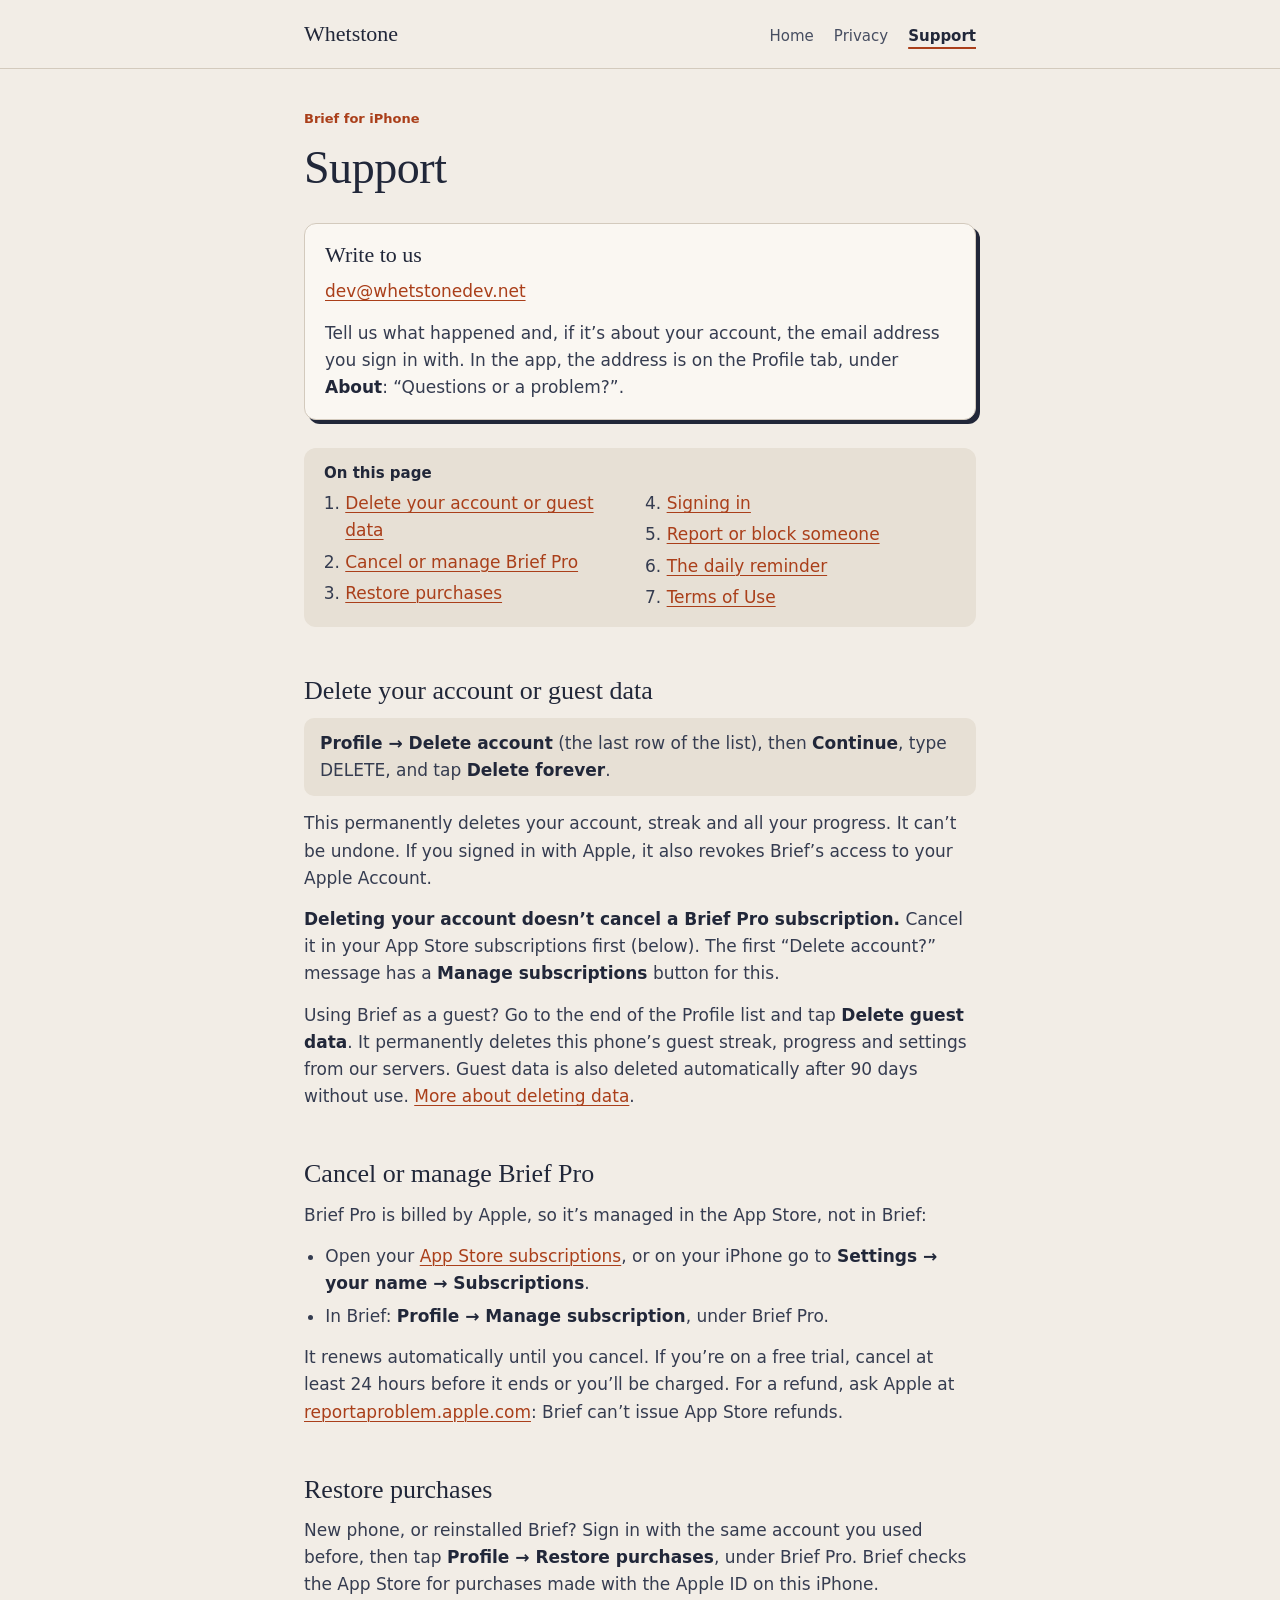
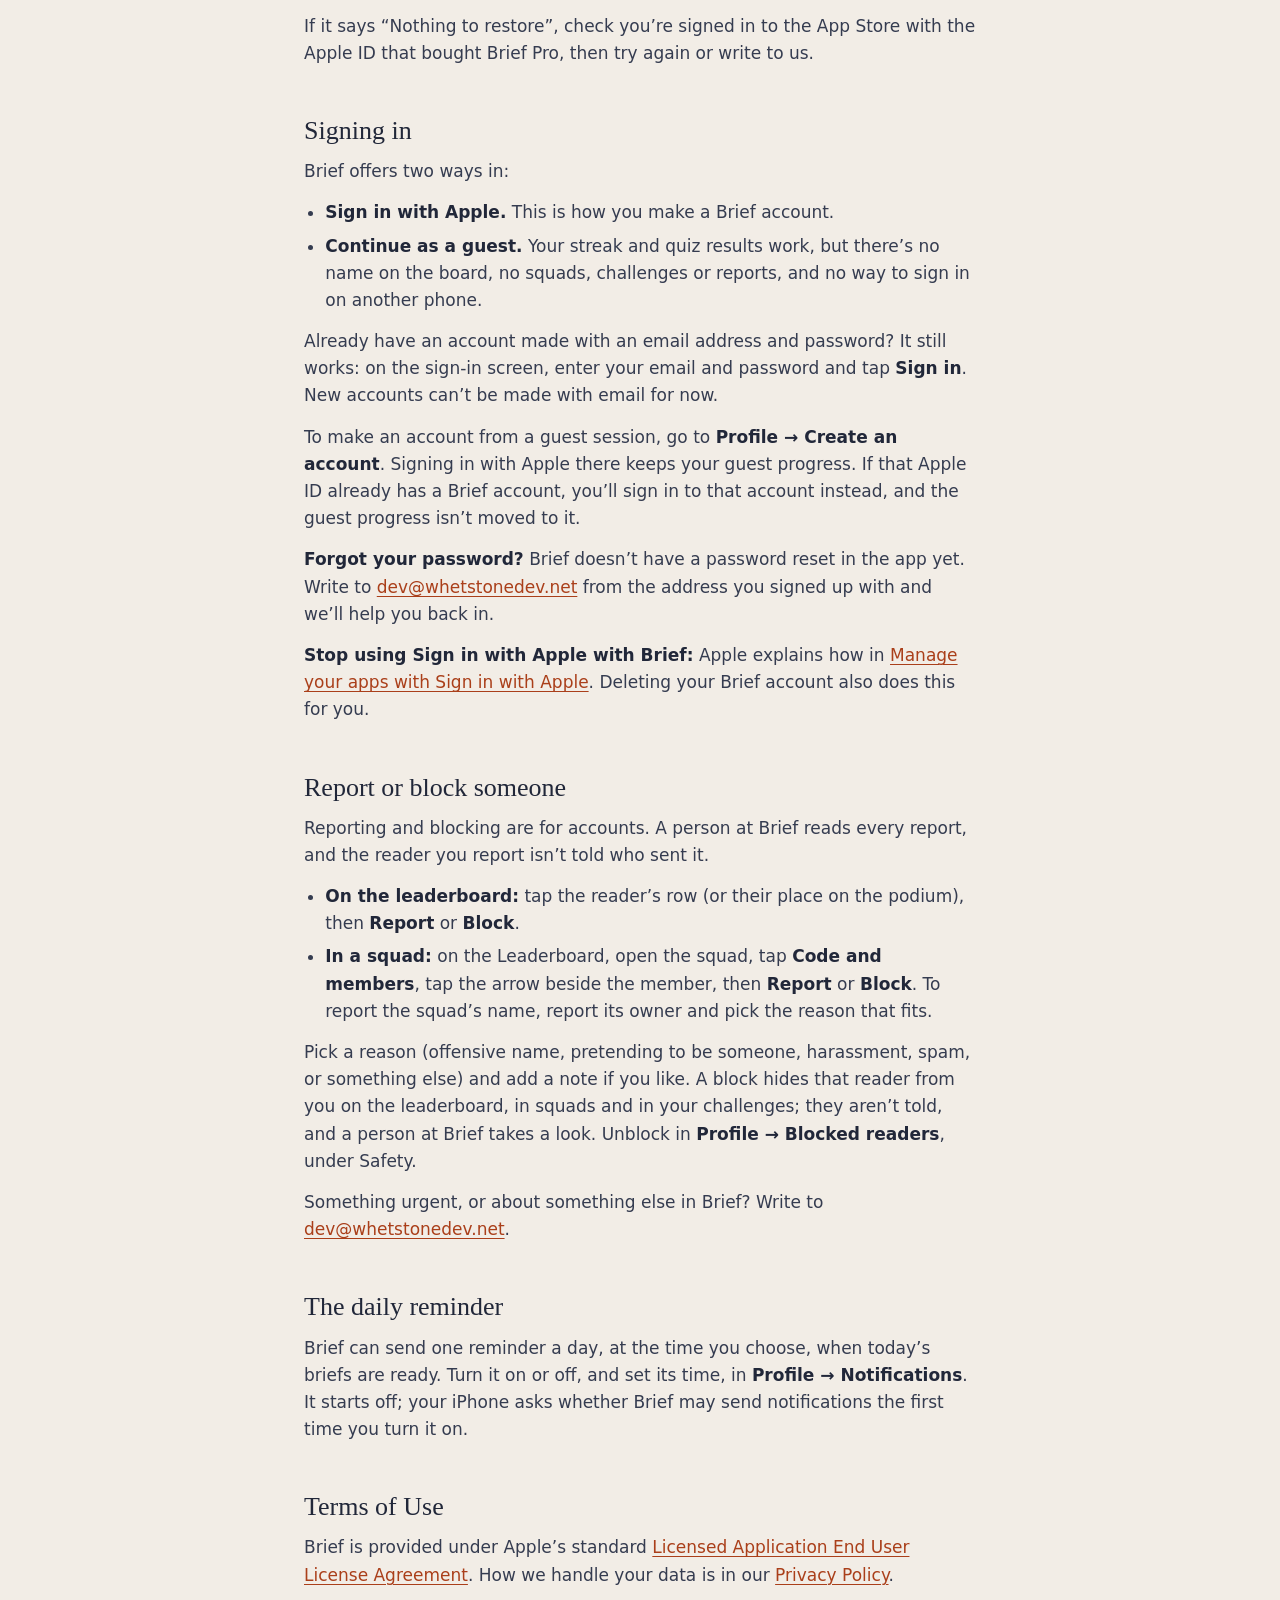
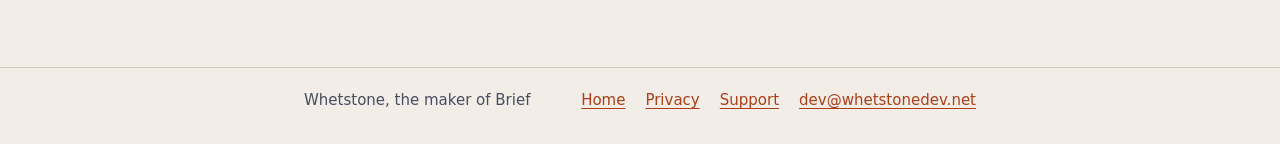
<file: support/index.html>
<!doctype html>
<html lang="en">
<head>
  <meta charset="utf-8">
  <meta name="viewport" content="width=device-width, initial-scale=1">
  <meta http-equiv="Content-Security-Policy" content="default-src 'none'; style-src 'self'; img-src data:; base-uri 'none'; form-action 'none'">
  <meta name="referrer" content="no-referrer">
  <title>Brief Support · Whetstone</title>
  <meta name="description" content="Help with Brief: contact, deleting your account, Brief Pro, restoring purchases, signing in, and reporting a reader or a squad.">
  <meta name="color-scheme" content="light dark">
  <meta name="theme-color" content="#F2EDE6" media="(prefers-color-scheme: light)">
  <meta name="theme-color" content="#212739" media="(prefers-color-scheme: dark)">
  <link rel="icon" href="data:image/svg+xml,%3Csvg xmlns='http://www.w3.org/2000/svg' viewBox='0 0 32 32'%3E%3Crect width='32' height='32' rx='7' fill='%23212739'/%3E%3Crect x='6' y='13' width='20' height='7' rx='2' fill='%23FF8B66' transform='rotate(-20 16 16)'/%3E%3C/svg%3E">
  <link rel="stylesheet" href="../style.css">
</head>
<body>
  <a class="skip" href="#main">Skip to content</a>

  <header class="site-header">
    <div class="wrap">
      <a class="wordmark" href="../">Whetstone</a>
      <nav class="site-nav" aria-label="Site">
        <ul>
          <li><a href="../">Home</a></li>
          <li><a href="../privacy/">Privacy</a></li>
          <li><a href="./" aria-current="page">Support</a></li>
        </ul>
      </nav>
    </div>
  </header>

  <main id="main" class="wrap">
    <p class="eyebrow">Brief for iPhone</p>
    <h1>Support</h1>

    <section class="card summary" aria-labelledby="contact">
      <h2 id="contact">Write to us</h2>
      <p><a href="mailto:dev@whetstonedev.net">dev@whetstonedev.net</a></p>
      <p>Tell us what happened and, if it’s about your account, the email address you sign in with. In the app, the address is on the Profile tab, under <span class="path">About</span>: “Questions or a problem?”.</p>
    </section>

    <nav class="toc" aria-labelledby="toc-title">
      <h2 id="toc-title">On this page</h2>
      <ol>
        <li><a href="#delete">Delete your account or guest data</a></li>
        <li><a href="#pro">Cancel or manage Brief Pro</a></li>
        <li><a href="#restore">Restore purchases</a></li>
        <li><a href="#signin">Signing in</a></li>
        <li><a href="#report">Report or block someone</a></li>
        <li><a href="#reminder">The daily reminder</a></li>
        <li><a href="#terms">Terms of Use</a></li>
      </ol>
    </nav>

    <h2 id="delete">Delete your account or guest data</h2>
    <p class="taps"><span class="path">Profile → Delete account</span> (the last row of the list), then <strong>Continue</strong>, type DELETE, and tap <strong>Delete forever</strong>.</p>
    <p>This permanently deletes your account, streak and all your progress. It can’t be undone. If you signed in with Apple, it also revokes Brief’s access to your Apple Account.</p>
    <p><strong>Deleting your account doesn’t cancel a Brief Pro subscription.</strong> Cancel it in your App Store subscriptions first (below). The first “Delete account?” message has a <strong>Manage subscriptions</strong> button for this.</p>
    <p>Using Brief as a guest? Go to the end of the Profile list and tap <span class="path">Delete guest data</span>. It permanently deletes this phone’s guest streak, progress and settings from our servers. Guest data is also deleted automatically after 90 days without use. <a href="../privacy/#retention">More about deleting data</a>.</p>

    <h2 id="pro">Cancel or manage Brief Pro</h2>
    <p>Brief Pro is billed by Apple, so it’s managed in the App Store, not in Brief:</p>
    <ul>
      <li>Open your <a href="https://apps.apple.com/account/subscriptions">App Store subscriptions</a>, or on your iPhone go to <span class="path">Settings → your name → Subscriptions</span>.</li>
      <li>In Brief: <span class="path">Profile → Manage subscription</span>, under Brief Pro.</li>
    </ul>
    <p>It renews automatically until you cancel. If you’re on a free trial, cancel at least 24 hours before it ends or you’ll be charged. For a refund, ask Apple at <a href="https://reportaproblem.apple.com/">reportaproblem.apple.com</a>: Brief can’t issue App Store refunds.</p>

    <h2 id="restore">Restore purchases</h2>
    <p>New phone, or reinstalled Brief? Sign in with the same account you used before, then tap <span class="path">Profile → Restore purchases</span>, under Brief Pro. Brief checks the App Store for purchases made with the Apple ID on this iPhone.</p>
    <p>If it says “Nothing to restore”, check you’re signed in to the App Store with the Apple ID that bought Brief Pro, then try again or write to us.</p>

    <h2 id="signin">Signing in</h2>
    <p>Brief offers two ways in:</p>
    <ul>
      <li><strong>Sign in with Apple.</strong> This is how you make a Brief account.</li>
      <li><strong>Continue as a guest.</strong> Your streak and quiz results work, but there’s no name on the board, no squads, challenges or reports, and no way to sign in on another phone.</li>
    </ul>
    <p>Already have an account made with an email address and password? It still works: on the sign-in screen, enter your email and password and tap <strong>Sign in</strong>. New accounts can’t be made with email for now.</p>
    <p>To make an account from a guest session, go to <span class="path">Profile → Create an account</span>. Signing in with Apple there keeps your guest progress. If that Apple ID already has a Brief account, you’ll sign in to that account instead, and the guest progress isn’t moved to it.</p>
    <p><strong>Forgot your password?</strong> Brief doesn’t have a password reset in the app yet. Write to <a href="mailto:dev@whetstonedev.net">dev@whetstonedev.net</a> from the address you signed up with and we’ll help you back in.</p>
    <p><strong>Stop using Sign in with Apple with Brief:</strong> Apple explains how in <a href="https://support.apple.com/102571">Manage your apps with Sign in with Apple</a>. Deleting your Brief account also does this for you.</p>

    <h2 id="report">Report or block someone</h2>
    <p>Reporting and blocking are for accounts. A person at Brief reads every report, and the reader you report isn’t told who sent it.</p>
    <ul>
      <li><strong>On the leaderboard:</strong> tap the reader’s row (or their place on the podium), then <strong>Report</strong> or <strong>Block</strong>.</li>
      <li><strong>In a squad:</strong> on the Leaderboard, open the squad, tap <strong>Code and members</strong>, tap the arrow beside the member, then <strong>Report</strong> or <strong>Block</strong>. To report the squad’s name, report its owner and pick the reason that fits.</li>
    </ul>
    <p>Pick a reason (offensive name, pretending to be someone, harassment, spam, or something else) and add a note if you like. A block hides that reader from you on the leaderboard, in squads and in your challenges; they aren’t told, and a person at Brief takes a look. Unblock in <span class="path">Profile → Blocked readers</span>, under Safety.</p>
    <p>Something urgent, or about something else in Brief? Write to <a href="mailto:dev@whetstonedev.net">dev@whetstonedev.net</a>.</p>

    <h2 id="reminder">The daily reminder</h2>
    <p>Brief can send one reminder a day, at the time you choose, when today’s briefs are ready. Turn it on or off, and set its time, in <span class="path">Profile → Notifications</span>. It starts off; your iPhone asks whether Brief may send notifications the first time you turn it on.</p>

    <h2 id="terms">Terms of Use</h2>
    <p>Brief is provided under Apple’s standard <a href="https://www.apple.com/legal/internet-services/itunes/dev/stdeula/">Licensed Application End User License Agreement</a>. How we handle your data is in our <a href="../privacy/">Privacy Policy</a>.</p>
  </main>

  <footer class="site-footer">
    <div class="wrap">
      <p>Whetstone, the maker of Brief</p>
      <ul>
        <li><a href="../">Home</a></li>
        <li><a href="../privacy/">Privacy</a></li>
        <li><a href="./">Support</a></li>
        <li><a href="mailto:dev@whetstonedev.net">dev@whetstonedev.net</a></li>
      </ul>
    </div>
  </footer>
</body>
</html>
</file>
<file: style.css>
/*
 * whetstonedev.net: one stylesheet for every page.
 *
 * Colours are Brief's Ink tokens (src/theme/tokens.ts): paper and navy in
 * light, navy and paper in dark, coral as the one accent. System fonts only,
 * and nothing here (or anywhere on the site) loads from another host.
 */

:root {
  color-scheme: light dark;

  /* Ink, light (inkLight) */
  --ground: #F2EDE6;
  --surface: #FAF7F2;
  --surface-sunk: #E7E0D5;
  --text: #212739;
  --text-body: #353C50;
  --text-secondary: #474E61;
  --accent: #AA3F1A;
  --on-accent: #F2EDE6;
  --accent-tint: #FCE5DC;
  --line: #D3CABD;
  --shadow: #212739;

  --sans: -apple-system, BlinkMacSystemFont, "Segoe UI", system-ui, Roboto, "Helvetica Neue", Arial, sans-serif;
  --serif: ui-serif, "New York", "Iowan Old Style", Georgia, Cambria, "Times New Roman", serif;
  --measure: 42rem;
  --gutter: 16px;
}

@media (prefers-color-scheme: dark) {
  :root {
    /* Ink, dark (inkDark) */
    --ground: #212739;
    --surface: #2D3448;
    --surface-sunk: #262D40;
    --text: #F2EDE6;
    --text-body: #E0DBD5;
    --text-secondary: #C8C5C2;
    --accent: #FF8B66;
    --on-accent: #212739;
    --accent-tint: #47343A;
    --line: #363E54;
    --shadow: #141826;
  }
}

*,
*::before,
*::after {
  box-sizing: border-box;
}

html {
  -webkit-text-size-adjust: 100%;
  text-size-adjust: 100%;
}

body {
  margin: 0;
  background: var(--ground);
  color: var(--text-body);
  font-family: var(--sans);
  font-size: 1.0625rem;
  line-height: 1.6;
  overflow-wrap: break-word;
}

/* ── Layout ─────────────────────────────────────────────────────────────── */

.wrap {
  width: 100%;
  max-width: calc(var(--measure) + 2 * var(--gutter));
  margin: 0 auto;
  padding: 0 var(--gutter);
}

@media (min-width: 720px) {
  :root { --gutter: 32px; }
}

.site-header {
  border-bottom: 1px solid var(--line);
}

.site-header .wrap {
  display: flex;
  flex-wrap: wrap;
  align-items: baseline;
  justify-content: space-between;
  gap: 4px 24px;
  padding-top: 18px;
  padding-bottom: 14px;
}

.wordmark {
  font-family: var(--serif);
  font-size: 1.375rem;
  line-height: 1.2;
  color: var(--text);
  text-decoration: none;
}

.wordmark:hover {
  text-decoration: underline;
  text-decoration-thickness: 1px;
  text-underline-offset: 4px;
}

.site-nav ul {
  display: flex;
  flex-wrap: wrap;
  gap: 4px 20px;
  margin: 0;
  padding: 0;
  list-style: none;
}

.site-nav a {
  display: inline-block;
  padding: 6px 0;
  color: var(--text-secondary);
  font-size: 0.9375rem;
  text-decoration: none;
}

.site-nav a:hover {
  color: var(--text);
  text-decoration: underline;
  text-underline-offset: 4px;
}

.site-nav a[aria-current="page"] {
  color: var(--text);
  font-weight: 600;
  text-decoration: underline;
  text-decoration-color: var(--accent);
  text-decoration-thickness: 2px;
  text-underline-offset: 6px;
}

main.wrap {
  padding-top: 40px;
  padding-bottom: 64px;
}

.site-footer {
  border-top: 1px solid var(--line);
  color: var(--text-secondary);
  font-size: 0.9375rem;
}

.site-footer .wrap {
  display: flex;
  flex-wrap: wrap;
  gap: 8px 24px;
  justify-content: space-between;
  padding-top: 20px;
  padding-bottom: 32px;
}

.site-footer p {
  margin: 0;
}

.site-footer ul {
  display: flex;
  flex-wrap: wrap;
  gap: 4px 20px;
  margin: 0;
  padding: 0;
  list-style: none;
}

/* ── Type ───────────────────────────────────────────────────────────────── */

h1,
h2,
h3 {
  color: var(--text);
  line-height: 1.2;
}

h1,
h2 {
  font-family: var(--serif);
  font-weight: 400;
}

h1 {
  margin: 0 0 12px;
  font-size: clamp(2.125rem, 6vw, 2.875rem);
  letter-spacing: -0.01em;
}

h2 {
  margin: 48px 0 12px;
  font-size: 1.625rem;
  scroll-margin-top: 16px;
}

h3 {
  margin: 28px 0 6px;
  font-family: var(--sans);
  font-size: 1.0625rem;
  font-weight: 650;
  scroll-margin-top: 16px;
}

p,
ul,
ol,
dl {
  margin: 0 0 14px;
}

ul,
ol {
  padding-left: 1.25em;
}

li + li {
  margin-top: 6px;
}

/* Lists laid out in a row: no stacking gap. */
.site-nav li + li,
.site-footer li + li {
  margin-top: 0;
}

strong {
  color: var(--text);
  font-weight: 650;
}

a {
  color: var(--accent);
  text-decoration: underline;
  text-decoration-thickness: 1px;
  text-underline-offset: 3px;
}

a:hover {
  text-decoration-thickness: 2px;
}

.lede {
  color: var(--text-body);
  font-size: 1.1875rem;
  line-height: 1.55;
}

.meta {
  color: var(--text-secondary);
  font-size: 0.9375rem;
}

.eyebrow {
  margin: 0 0 10px;
  color: var(--accent);
  font-size: 0.8125rem;
  font-weight: 650;
}

.path {
  color: var(--text);
  font-weight: 600;
}

code {
  font-family: ui-monospace, "SF Mono", Menlo, Consolas, monospace;
  font-size: 0.9em;
}

/* ── Focus: always visible ──────────────────────────────────────────────── */

:focus-visible {
  outline: 3px solid var(--accent);
  outline-offset: 3px;
  border-radius: 3px;
}

.skip {
  position: absolute;
  left: var(--gutter);
  top: -100px;
  z-index: 10;
  padding: 10px 14px;
  background: var(--text);
  color: var(--ground);
  font-weight: 600;
  text-decoration: none;
  border-radius: 6px;
}

.skip:focus {
  top: 12px;
}

/* ── Blocks ─────────────────────────────────────────────────────────────── */

.card {
  margin: 0 0 16px;
  padding: 18px 20px;
  background: var(--surface);
  border: 1px solid var(--line);
  border-radius: 12px;
}

.card > :last-child {
  margin-bottom: 0;
}

.card h2,
.card h3 {
  margin-top: 0;
}

.summary {
  margin: 28px 0 8px;
  box-shadow: 4px 4px 0 var(--shadow);
}

.summary h2 {
  margin: 0 0 10px;
  font-size: 1.375rem;
}

.toc {
  margin: 28px 0 0;
  padding: 16px 20px;
  background: var(--surface-sunk);
  border-radius: 12px;
}

.toc h2 {
  margin: 0 0 8px;
  font-family: var(--sans);
  font-size: 0.9375rem;
  font-weight: 650;
}

.toc ol {
  margin: 0;
  columns: 2 15rem;
  column-gap: 32px;
}

.toc li {
  break-inside: avoid;
}

.toc li + li {
  margin-top: 4px;
}

.steps {
  margin: 28px 0;
  padding: 0;
  list-style: none;
  counter-reset: step;
}

.steps li {
  display: grid;
  grid-template-columns: 2.5rem 1fr;
  gap: 12px;
  align-items: baseline;
  padding: 14px 0;
  border-top: 1px solid var(--line);
  counter-increment: step;
}

.steps li:last-child {
  border-bottom: 1px solid var(--line);
}

.steps li::before {
  content: counter(step, decimal-leading-zero);
  color: var(--accent);
  font-family: var(--serif);
  font-size: 1.5rem;
  line-height: 1;
}

.steps li + li {
  margin-top: 0;
}

.links {
  display: flex;
  flex-wrap: wrap;
  gap: 12px;
  margin: 28px 0;
  padding: 0;
  list-style: none;
}

.links li + li {
  margin-top: 0;
}

.button {
  display: inline-block;
  padding: 11px 18px;
  border: 1px solid var(--text);
  border-radius: 999px;
  color: var(--text);
  font-weight: 600;
  text-decoration: none;
}

.button:hover {
  background: var(--surface);
}

.button.primary {
  background: var(--accent);
  border-color: var(--accent);
  color: var(--on-accent);
}

.button.primary:hover {
  background: var(--accent);
  text-decoration: underline;
  text-underline-offset: 3px;
}

/* A third party: name, what they get, a link. */
.party {
  margin: 0 0 12px;
  padding: 16px 20px;
  background: var(--surface);
  border: 1px solid var(--line);
  border-radius: 12px;
}

.party h3 {
  margin: 0 0 4px;
}

.party dl {
  margin: 0;
}

.party dt {
  margin-top: 8px;
  color: var(--text-secondary);
  font-size: 0.8125rem;
  font-weight: 650;
}

.party dd {
  margin: 2px 0 0;
}

/* Steps in the app, set as a path. */
.taps {
  margin: 0 0 14px;
  padding: 12px 16px;
  background: var(--surface-sunk);
  border-radius: 10px;
}

/* ── Owner notes: visible on purpose, removed before publishing ─────────── */

.owner {
  display: inline;
  padding: 1px 6px;
  background: var(--accent-tint);
  color: var(--text);
  border: 1px dashed var(--accent);
  border-radius: 4px;
  font-size: 0.9375rem;
  font-weight: 600;
  -webkit-box-decoration-break: clone;
  box-decoration-break: clone;
}

p.owner,
div.owner {
  display: block;
  margin: 0 0 14px;
  padding: 10px 14px;
}

@media print {
  .site-nav,
  .skip {
    display: none;
  }
  body {
    background: #fff;
    color: #000;
  }
}
</file>
